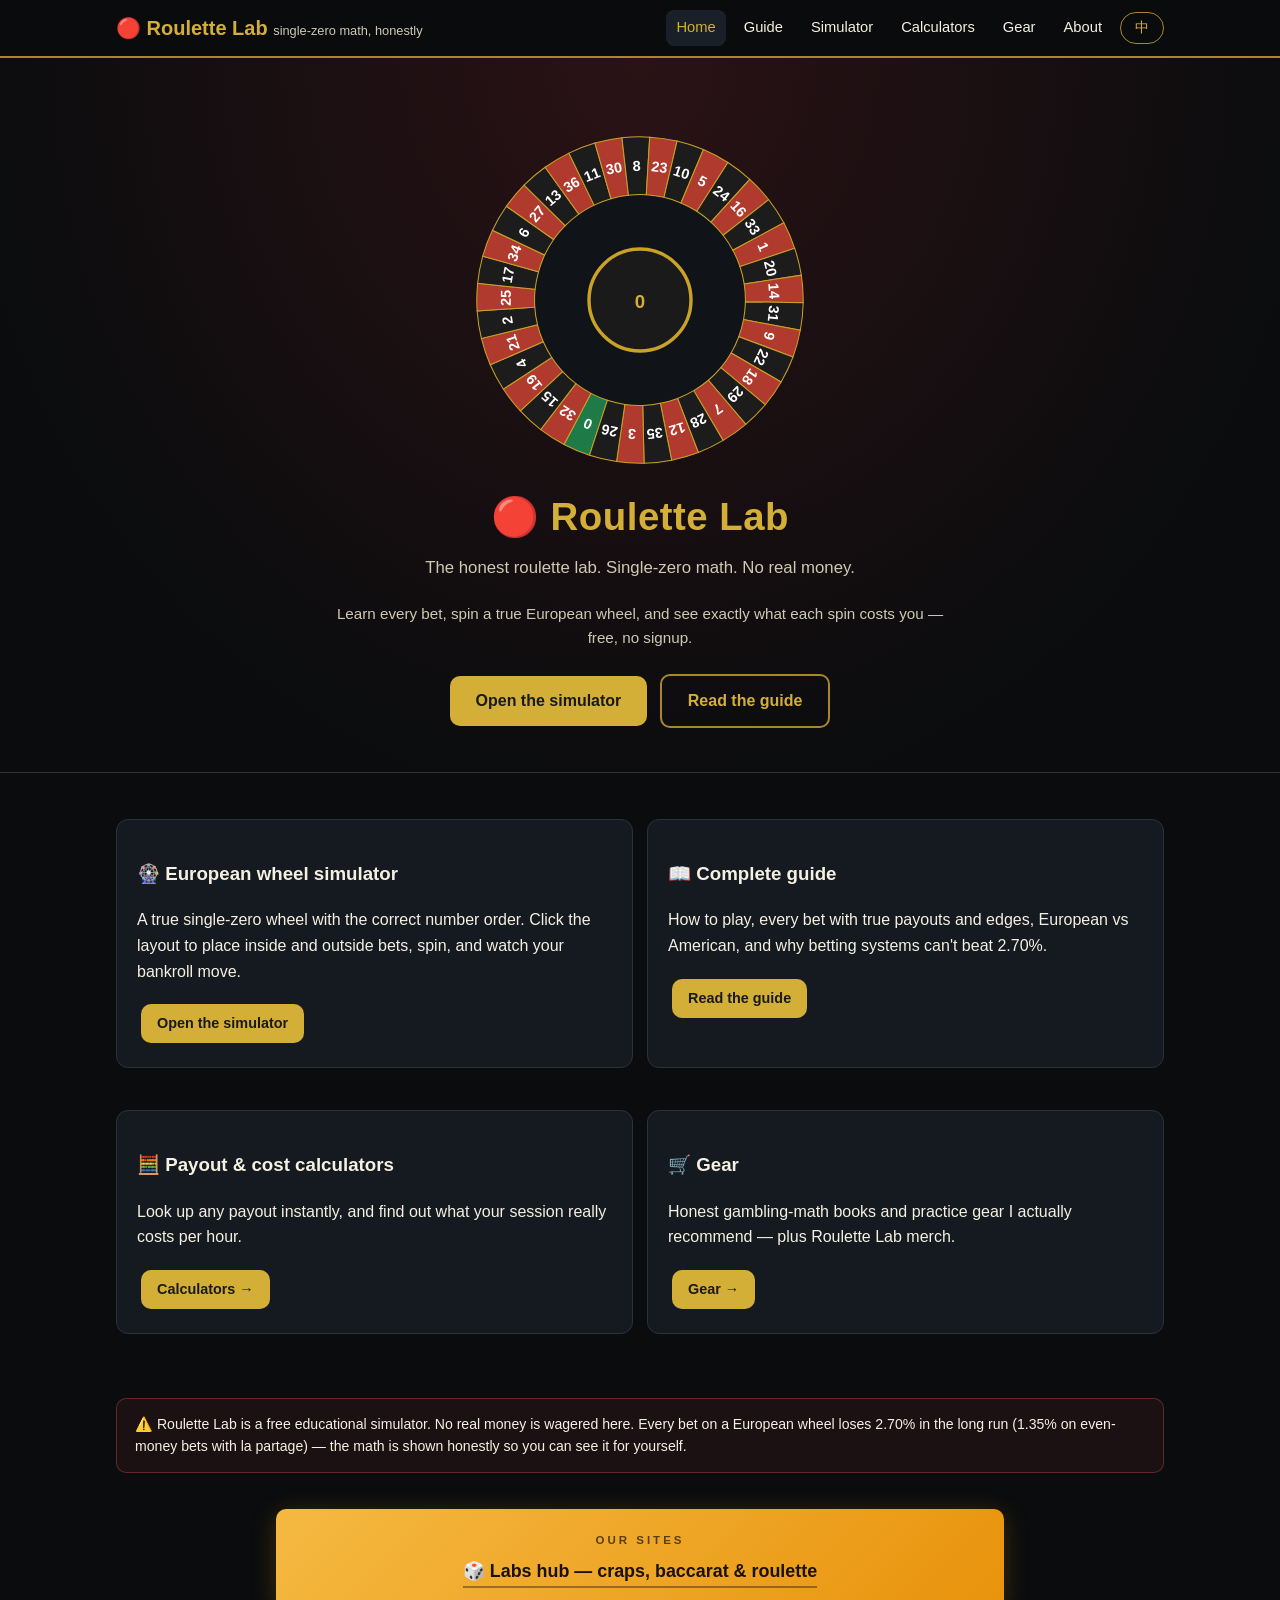
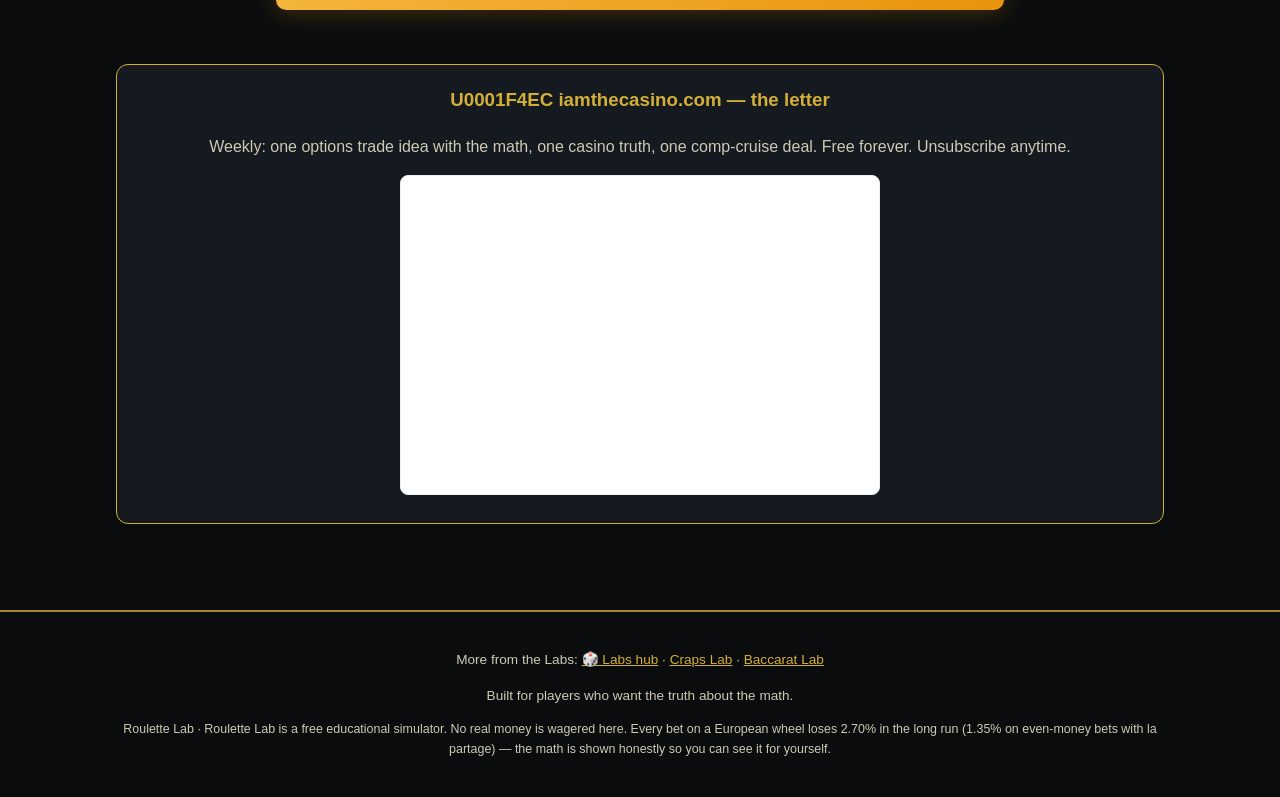
<file: index.html>
<!DOCTYPE html>
<html lang="en">
<head>
<script async src="https://pagead2.googlesyndication.com/pagead/js/adsbygoogle.js?client=ca-pub-2871648321226549" crossorigin="anonymous"></script>

<script async src="https://www.googletagmanager.com/gtag/js?id=G-06B9LNEBJJ"></script>
<script>
  window.dataLayer = window.dataLayer || [];
  function gtag(){dataLayer.push(arguments);}
  gtag('js', new Date());
  gtag('config', 'G-06B9LNEBJJ');
</script>

<meta charset="utf-8">
<meta name="viewport" content="width=device-width, initial-scale=1">
<title>Roulette Lab — The Honest European Roulette Guide & Simulator</title>
<meta name="description" content="Free European roulette simulator with true single-zero math, complete betting guide, payout calculators. No real money.">
<link rel="stylesheet" href="styles.css">
<script src="i18n.js"></script>
<!-- AdSense: paste verification/auto-ads script here -->
</head>
<body>
<script>document.write(navHTML('index.html'));</script>

<div class="hero">
  <div class="wrap">
    <div class="wheel-wrap"><svg class="wheel" id="heroWheel" viewBox="0 0 200 200"></svg></div>
    <h1>🔴 Roulette Lab</h1>
    <p class="sub" data-i18n="hero_tag"></p>
    <p class="sub" data-i18n="hero_sub" style="font-size:.95rem"></p>
    <a class="btn" href="simulator.html" data-i18n="cta_sim"></a>
    <a class="btn ghost" href="guide.html" data-i18n="cta_guide"></a>
  </div>
</div>

<div class="wrap">
  <section class="block">
    <div class="grid cols2">
      <div class="card">
        <h3>🎡 <span data-i18n="feat_sim_t"></span></h3>
        <p data-i18n="feat_sim_d"></p>
        <a class="btn small" href="simulator.html" data-i18n="cta_sim"></a>
      </div>
      <div class="card">
        <h3>📖 <span data-i18n="feat_guide_t"></span></h3>
        <p data-i18n="feat_guide_d"></p>
        <a class="btn small" href="guide.html" data-i18n="cta_guide"></a>
      </div>
      <div class="card">
        <h3>🧮 <span data-i18n="feat_calc_t"></span></h3>
        <p data-i18n="feat_calc_d"></p>
        <a class="btn small" href="calculators.html">Calculators →</a>
      </div>
      <div class="card">
        <h3>🛒 <span data-i18n="feat_gear_t"></span></h3>
        <p data-i18n="feat_gear_d"></p>
        <a class="btn small" href="gear.html">Gear →</a>
      </div>
    </div>
  </section>

  <script>document.write(disclosure());</script>
  </div>

<script>document.write(adSlot());</script>
<script>document.write(footerHTML());</script>
<script src="roulette-wheel.js"></script>
<script>
drawWheel(document.getElementById('heroWheel'), -1);
let ha=0; setInterval(()=>{ ha=(ha+9)%360; drawWheel(document.getElementById('heroWheel'), ha); }, 120);
</script>
</body>
</html>
</file>
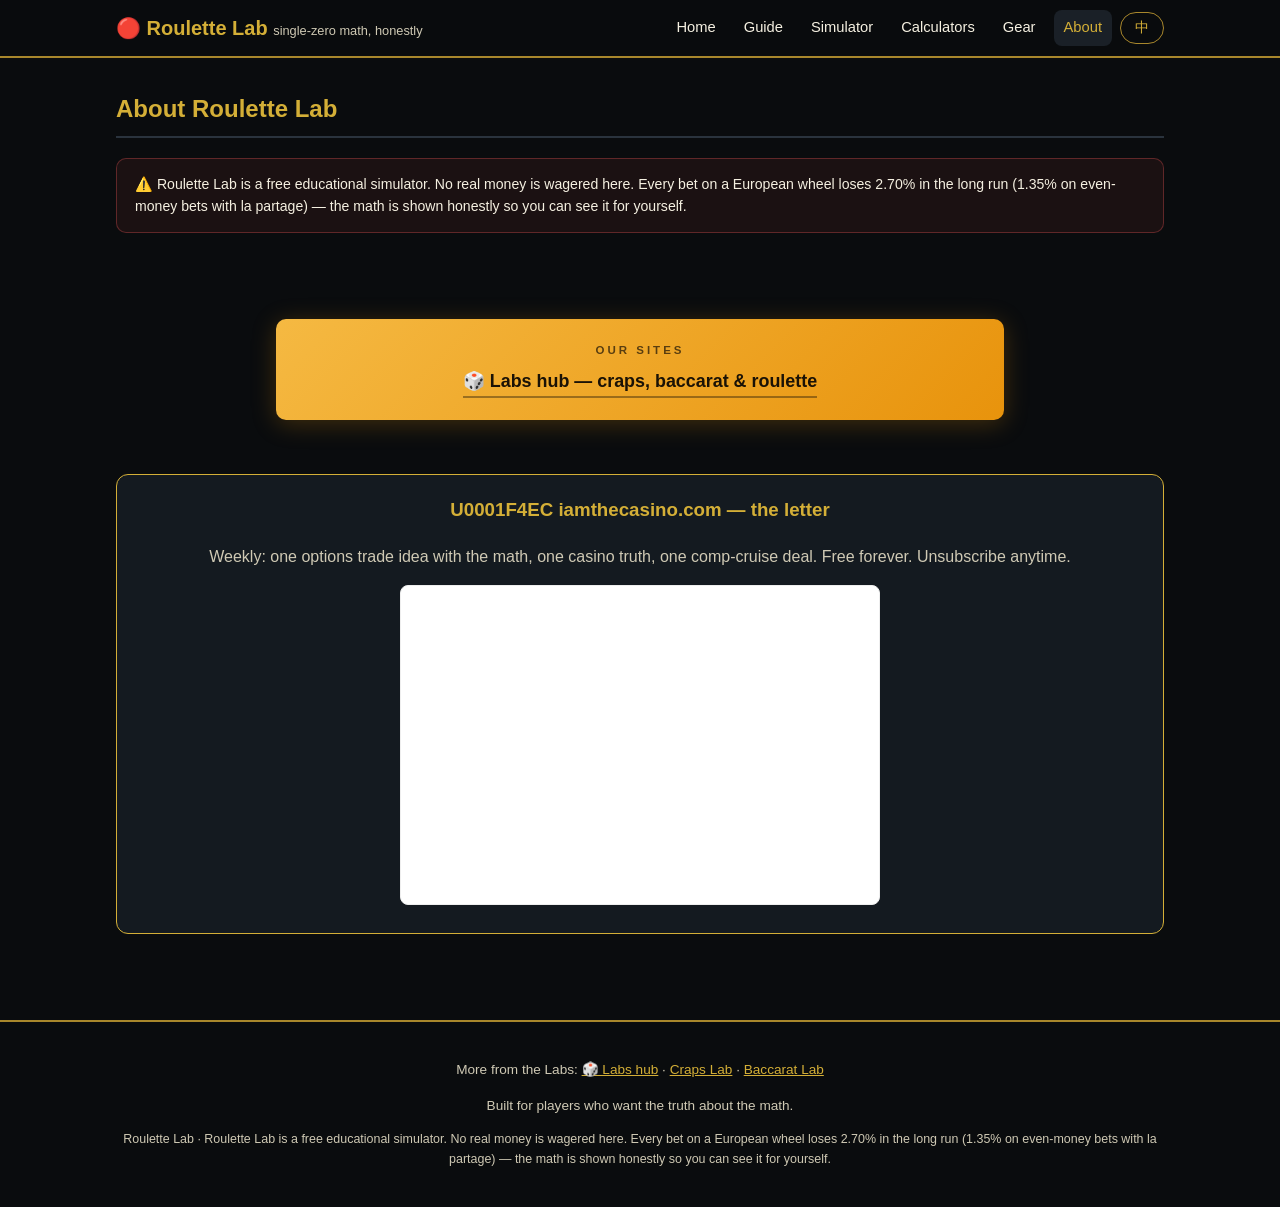
<file: about.html>
<!DOCTYPE html>
<html lang="en">
<head>
<script async src="https://pagead2.googlesyndication.com/pagead/js/adsbygoogle.js?client=ca-pub-2871648321226549" crossorigin="anonymous"></script>

<script async src="https://www.googletagmanager.com/gtag/js?id=G-06B9LNEBJJ"></script>
<script>
  window.dataLayer = window.dataLayer || [];
  function gtag(){dataLayer.push(arguments);}
  gtag('js', new Date());
  gtag('config', 'G-06B9LNEBJJ');
</script>

<meta charset="utf-8">
<meta name="viewport" content="width=device-width, initial-scale=1">
<title>About — Roulette Lab</title>
<link rel="stylesheet" href="styles.css">
<script src="i18n.js"></script>
</head>
<body>
<script>document.write(navHTML('about.html'));</script>
<div class="wrap">
  <section class="block">
    <h2 class="sec">About Roulette Lab</h2>
    <div id="aboutBody"></div>
    <script>document.write(disclosure());</script>
  </section>
</div>
<script>document.write(adSlot());</script>
<script>document.write(footerHTML());</script>
<script>
const ABOUT = {
en:`<div class="card"><p class="big">I play roulette the way a mechanic looks at an engine: I want to see every part and know exactly what it costs. This site is the teardown.</p>
<p>Roulette is the most honestly priced game in the casino. The edge is 2.70% on a European wheel — printed, published, and identical on every bet. No fine print, no "but the bonus bet…". One number, whole game. I respect that, and I built the simulator I wanted: a true single-zero wheel with the real number order, so what you practice here matches what you see in a real casino.</p>
<p><b>What this site is:</b> a free educational simulator. Real wheel math (37 pockets, correct sequence), every bet with verified payouts, la partage explained properly, and calculators that price your actual game per hour.</p>
<p><b>What this site is not:</b> a way to beat roulette. There isn't one. Martingale doesn't do it, Fibonacci doesn't do it, and the dealer isn't "due" for anything. If anyone tells you otherwise, they're selling something.</p>
<p>My one strong opinion: never play American roulette when a European wheel exists in the building. Same game, double the price. That's not strategy, that's shopping — and now you know.</p></div>`,
zh:`<div class="card"><p class="big">我看輪盤就像技師看引擎：想看清每個零件，知道每個值多少錢。這個網站就是拆解報告。</p>
<p>輪盤是賭場裡定價最誠實的遊戲。歐式輪盤優勢 2.70%——公開、印出來、每種注都一樣。沒有小字、沒有「但是紅利注…」。一個數字，整個遊戲。我尊重這點，也做了我想要的模擬器：真正的單零輪盤、真實數字順序，你在這裡練的跟真實賭場看到的一樣。</p>
<p><b>本站是：</b>免費教育模擬器。真實輪盤數學（37 格、正確順序）、每種注的驗證賠付、好好講清楚的 la partage，以及算出你實際每小時花費的計算機。</p>
<p><b>本站不是：</b>戰勝輪盤的方法。這東西不存在。Martingale 不行、費波納契不行、荷官也不「該」開什麼。跟你說可以的，都是在賣東西。</p>
<p>我唯一強烈的意見：同一棟樓有歐式輪盤，就永遠別碰美式。同樣的遊戲，雙倍價格。這不是策略，是比價——現在你知道了。</p></div>`};
function renderDynamic(){ document.getElementById('aboutBody').innerHTML = ABOUT[LANG]; }
</script>
</body>
</html>
</file>
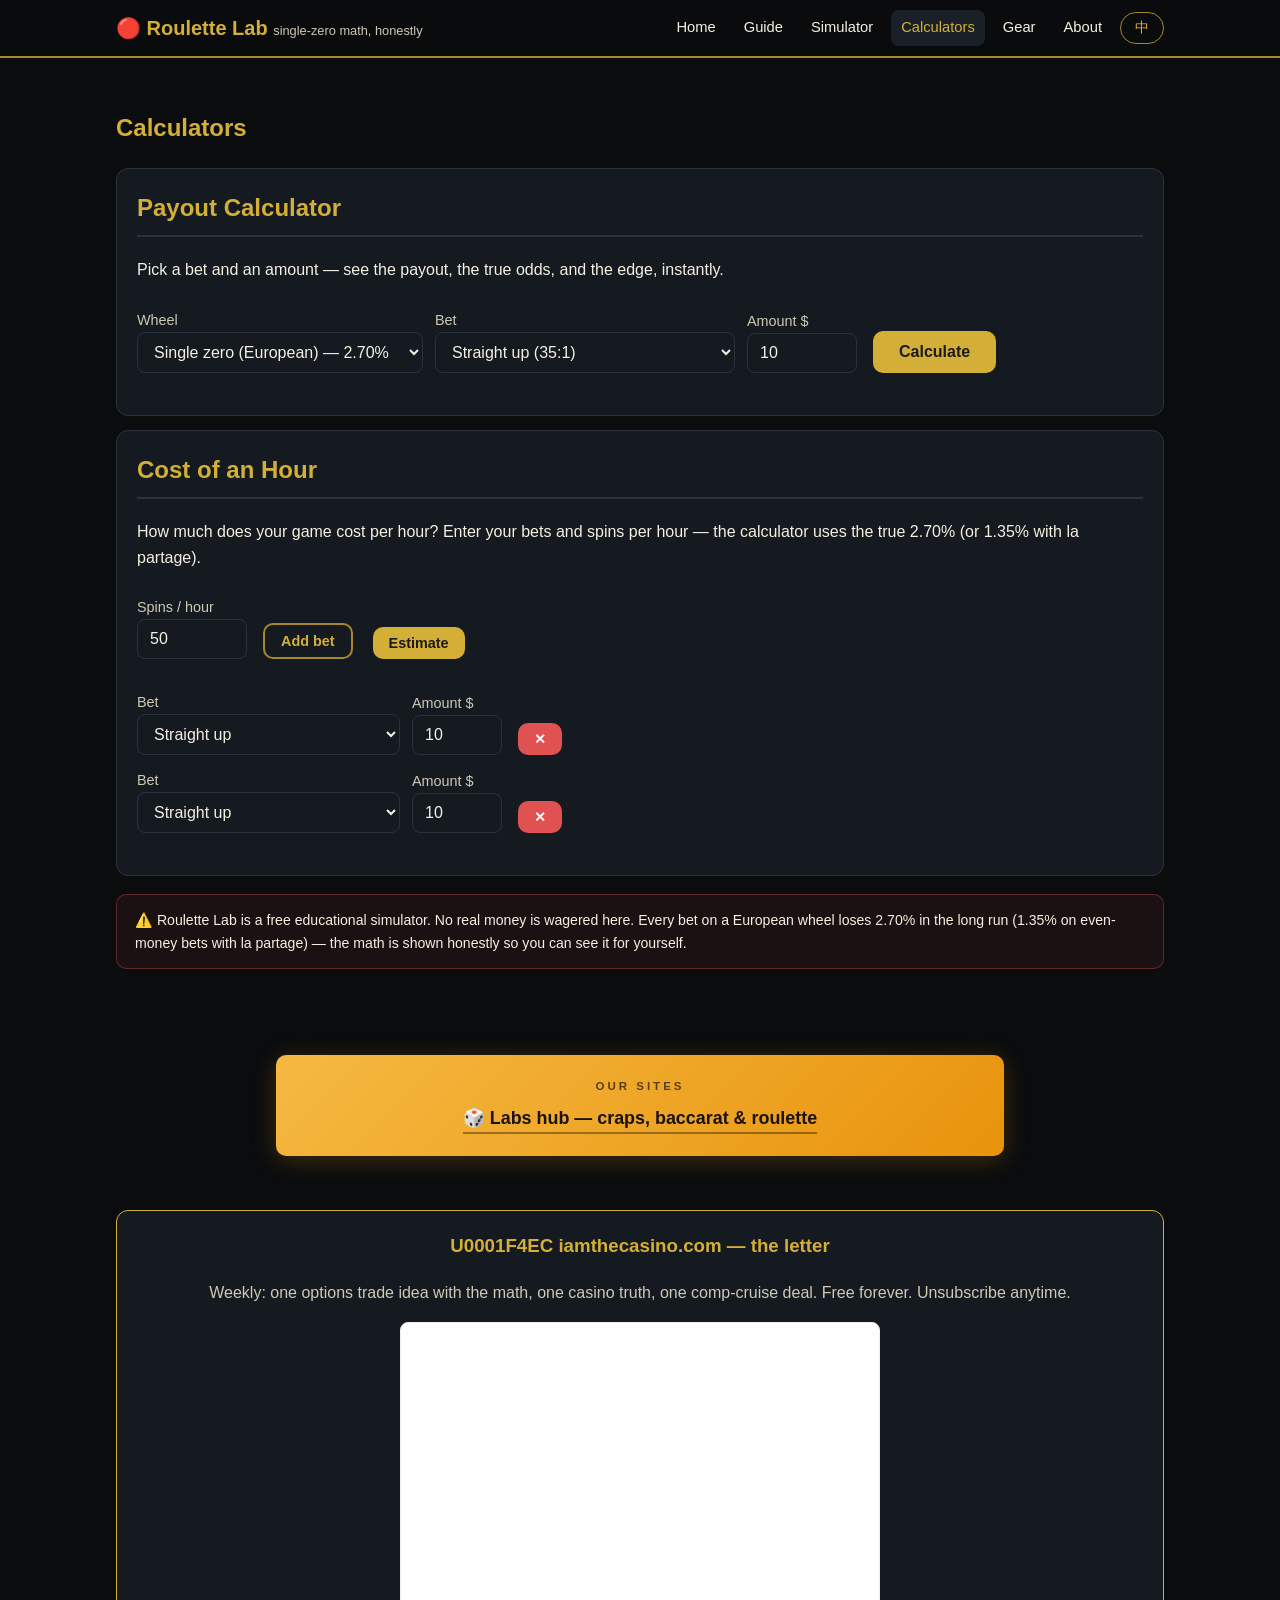
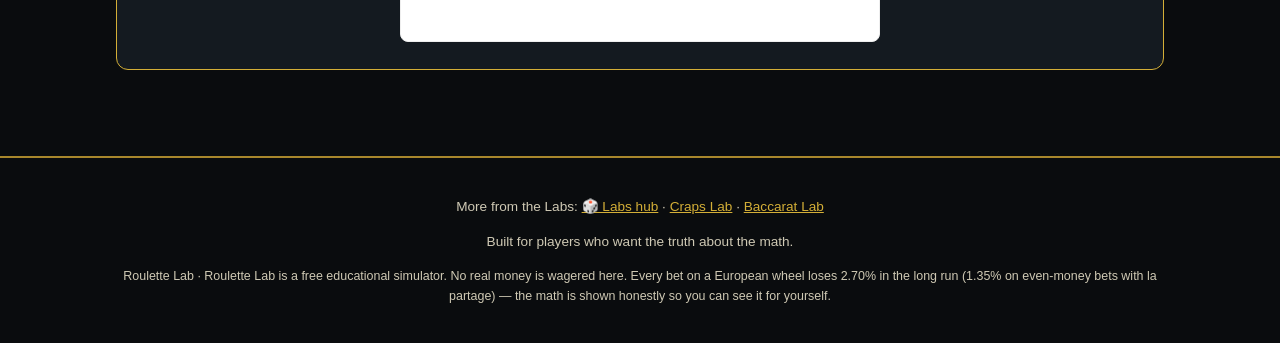
<file: calculators.html>
<!DOCTYPE html>
<html lang="en">
<head>
<script async src="https://pagead2.googlesyndication.com/pagead/js/adsbygoogle.js?client=ca-pub-2871648321226549" crossorigin="anonymous"></script>

<script async src="https://www.googletagmanager.com/gtag/js?id=G-06B9LNEBJJ"></script>
<script>
  window.dataLayer = window.dataLayer || [];
  function gtag(){dataLayer.push(arguments);}
  gtag('js', new Date());
  gtag('config', 'G-06B9LNEBJJ');
</script>

<meta charset="utf-8">
<meta name="viewport" content="width=device-width, initial-scale=1">
<title>Roulette Lab — Calculators</title>
<meta name="description" content="Roulette payout calculator and cost-of-an-hour estimator. Verified European wheel math, bilingual.">
<link rel="stylesheet" href="styles.css">
<script src="i18n.js"></script>
<script>
Object.assign(I18N.en,{
  calc_title:"Calculators",
  pay_h:"Payout Calculator",
  pay_d:"Pick a bet and an amount — see the payout, the true odds, and the edge, instantly.",
  bet:"Bet", amount:"Amount $", calc:"Calculate",
  pays:"Pays", true_odds:"True odds", edge:"House edge",
  prob_win:"Win probability",
  hour_h:"Cost of an Hour",
  hour_d:"How much does your game cost per hour? Enter your bets and spins per hour — the calculator uses the true 2.70% (or 1.35% with la partage).",
  spins_hr:"Spins / hour", add_bet:"Add bet", hour_run:"Estimate",
  bet_type:"Bet", per_hour:"Spins / hour",
  hour_cost:"Expected hourly cost",
  hour_note:"Single zero: 2.70% on all bets, 1.35% on even-money bets with la partage. Double zero: 5.26%. Triple zero: 7.69%. ~50 spins/hour at a full table.",
  lapartage_short:"la partage",
  wheel:"Wheel",
  single_zero:"Single zero (European) — 2.70%",
  double_zero:"Double zero (American) — 5.26%",
  triple_zero:"Triple zero — 7.69% ⚠️",
});
Object.assign(I18N.zh,{
  calc_title:"計算機",
  pay_h:"賠付計算機",
  pay_d:"選注種和金額——即時看到賠付、真實賠率與優勢。",
  bet:"注種", amount:"金額 $", calc:"計算",
  pays:"賠付", true_odds:"真實賠率", edge:"莊家優勢",
  prob_win:"中獎機率",
  hour_h:"每小時代價",
  hour_d:"你的玩法每小時花多少？輸入注碼與每小時轉數——計算機用真實的 2.70%（la partage 下 1.35%）。",
  spins_hr:"每小時轉數", add_bet:"新增注碼", hour_run:"估算",
  bet_type:"注種", per_hour:"每小時轉數",
  hour_cost:"預期每小時花費",
  hour_note:"單零：所有注 2.70%，la partage 均等注 1.35%。雙零：5.26%。三零：7.69%。滿桌約每小時 50 轉。",
  lapartage_short:"la partage",
  wheel:"輪盤",
  single_zero:"單零（歐式）——2.70%",
  double_zero:"雙零（美式）——5.26%",
  triple_zero:"三零——7.69% ⚠️",
});
const BETS = {
  straight:{pay:35, nums:1, en:"Straight up", zh:"單號"},
  split:{pay:17, nums:2, en:"Split", zh:"分注"},
  street:{pay:11, nums:3, en:"Street", zh:"街注"},
  corner:{pay:8, nums:4, en:"Corner", zh:"角注"},
  sixline:{pay:5, nums:6, en:"Six line", zh:"六線注"},
  dozen:{pay:2, nums:12, en:"Dozen / Column", zh:"打數 / 列注"},
  evenmoney:{pay:1, nums:18, en:"Even-money (red/black…)", zh:"均等注（紅黑…）"},
  evenmoney_lp:{pay:1, nums:18, lp:true, en:"Even-money + la partage", zh:"均等注 + la partage"},
  basket:{pay:6, nums:5, us:true, en:"Basket (0,00,1,2,3) — US only", zh:"籃子注（0,00,1,2,3）——僅美式"},
};
const POCKETS = {eu:37, us:38, z3:39};
const EDGE = {eu:1/37, us:2/38, z3:3/39};
function betName(k){ const b=BETS[k]; return (LANG==='zh'?b.zh:b.en); }
function curVariant(){ return document.getElementById('p_var').value; }
function runPayout(){
  const v=curVariant(), pk=POCKETS[v], edge=EDGE[v];
  const k=document.getElementById('p_bet').value, amt=+document.getElementById('p_amt').value||10;
  const b=BETS[k];
  const e = (b.lp && v==='eu') ? 0.0135 : edge;
  const prob = b.nums/pk;
  const lpNote = (b.lp && v!=='eu') ? `<div class="callout">${LANG==='zh'?'注意：la partage 只在單零輪盤有效，此處按標準優勢計算。':'Note: la partage only applies on single-zero; standard edge used here.'}</div>` : '';
  document.getElementById('p_out').innerHTML=`
    <div class="stat-grid">
      <div class="stat"><div class="v">$${(amt*b.pay).toFixed(0)}</div><div class="l">${t('pays')} (${b.pay}:1)</div></div>
      <div class="stat"><div class="v">${(prob*100).toFixed(2)}%</div><div class="l">${t('prob_win')}</div></div>
      <div class="stat"><div class="v neg">${(e*100).toFixed(2)}%</div><div class="l">${t('edge')}</div></div>
      <div class="stat"><div class="v neg">$${(amt*e).toFixed(2)}</div><div class="l">${t('hour_cost')} / spin</div></div>
    </div>
    <div class="callout">${LANG==='zh'
      ? `$${amt} 押${betName(k)}（${pk} 格輪盤）：中了拿 $${(amt*b.pay).toFixed(0)} 利潤（本金退回），機率 ${(prob*100).toFixed(2)}%，每轉平均成本 $${(amt*e).toFixed(2)}。`
      : `$${amt} on ${betName(k)} (${pk}-pocket wheel): win $${(amt*b.pay).toFixed(0)} profit (stake back), ${(prob*100).toFixed(2)}% chance, average cost $${(amt*e).toFixed(2)} per spin.`}</div>${lpNote}`;
}
let hourRows=0;
function addHourRow(){
  hourRows++;
  const div=document.createElement('div');
  div.className='rowflex'; div.id='hr'+hourRows;
  div.innerHTML=`
    <label class="f">${t('bet_type')}<br><select id="ht${hourRows}">
      ${Object.keys(BETS).map(k=>`<option value="${k}">${betName(k)}</option>`).join('')}
    </select></label>
    <label class="f">${t('amount')}<br><input type="number" id="ha${hourRows}" value="10" style="width:90px"></label>
    <button class="btn small danger" onclick="document.getElementById('hr${hourRows}').remove()">✕</button>`;
  document.getElementById('hour_rows').appendChild(div);
}
function runHour(){
  const v=curVariant(), spins=+document.getElementById('h_spins').value||50;
  let total=0, detail='';
  for(const row of document.getElementById('hour_rows').children){
    const sel=row.querySelector('select'), amt=row.querySelector('input[type=number]');
    if(!sel||!amt) continue;
    const b=BETS[sel.value], a=+amt.value||0;
    const edge=(b.lp&&v==='eu')?0.0135:EDGE[v];
    const cost=a*edge*spins;
    total+=cost;
    detail+=`<div class="kv"><span>${betName(sel.value)} $${a}</span><b class="neg">-$${cost.toFixed(2)}/hr</b></div>`;
  }
  document.getElementById('h_out').innerHTML=`
    <div class="stat"><div class="v neg">$${total.toFixed(2)}</div><div class="l">${t('hour_cost')}</div></div>
    <div class="mt">${detail}</div>
    <p class="muted">${t('hour_note')}</p>`;
}
function onLangChange(){
  const s=document.getElementById('p_bet');
  if(s) s.innerHTML=Object.keys(BETS).map(k=>`<option value="${k}">${betName(k)} (${BETS[k].pay}:1)</option>`).join('');
}
</script>
</head>
<body>
<script>document.write(navHTML('calculators.html'));</script>
<div class="wrap"><section class="block">
<h1 style="color:var(--gold)" data-i18n="calc_title">Calculators</h1>
<div class="card">
  <h2 class="sec" data-i18n="pay_h">Payout Calculator</h2>
  <p data-i18n="pay_d"></p>
  <div class="rowflex">
    <label class="f"><span data-i18n="wheel">Wheel</span><br><select id="p_var">
      <option value="eu" data-i18n="single_zero">Single zero (European) — 2.70%</option>
      <option value="us" data-i18n="double_zero">Double zero (American) — 5.26%</option>
      <option value="z3" data-i18n="triple_zero">Triple zero — 7.69% ⚠️</option>
    </select></label>
    <label class="f"><span data-i18n="bet">Bet</span><br><select id="p_bet"></select></label>
    <label class="f"><span data-i18n="amount">Amount $</span><br><input type="number" id="p_amt" value="10" style="width:110px"></label>
    <button class="btn" onclick="runPayout()" data-i18n="calc">Calculate</button>
  </div>
  <div id="p_out" class="mt"></div>
</div>
<div class="card">
  <h2 class="sec" data-i18n="hour_h">Cost of an Hour</h2>
  <p data-i18n="hour_d"></p>
  <div class="rowflex"><label class="f"><span data-i18n="spins_hr">Spins / hour</span><br><input type="number" id="h_spins" value="50" style="width:110px"></label>
  <button class="btn small ghost" onclick="addHourRow()" data-i18n="add_bet">Add bet</button>
  <button class="btn small" onclick="runHour()" data-i18n="hour_run">Estimate</button></div>
  <div id="hour_rows" class="mt"></div>
  <div id="h_out" class="mt"></div>
</div>
<script>document.write(disclosure());</script>
</section></div>
<script>document.write(adSlot());</script>
<script>document.write(footerHTML());</script>
<script>onLangChange();addHourRow();addHourRow();</script>
</body>
</html>
</file>
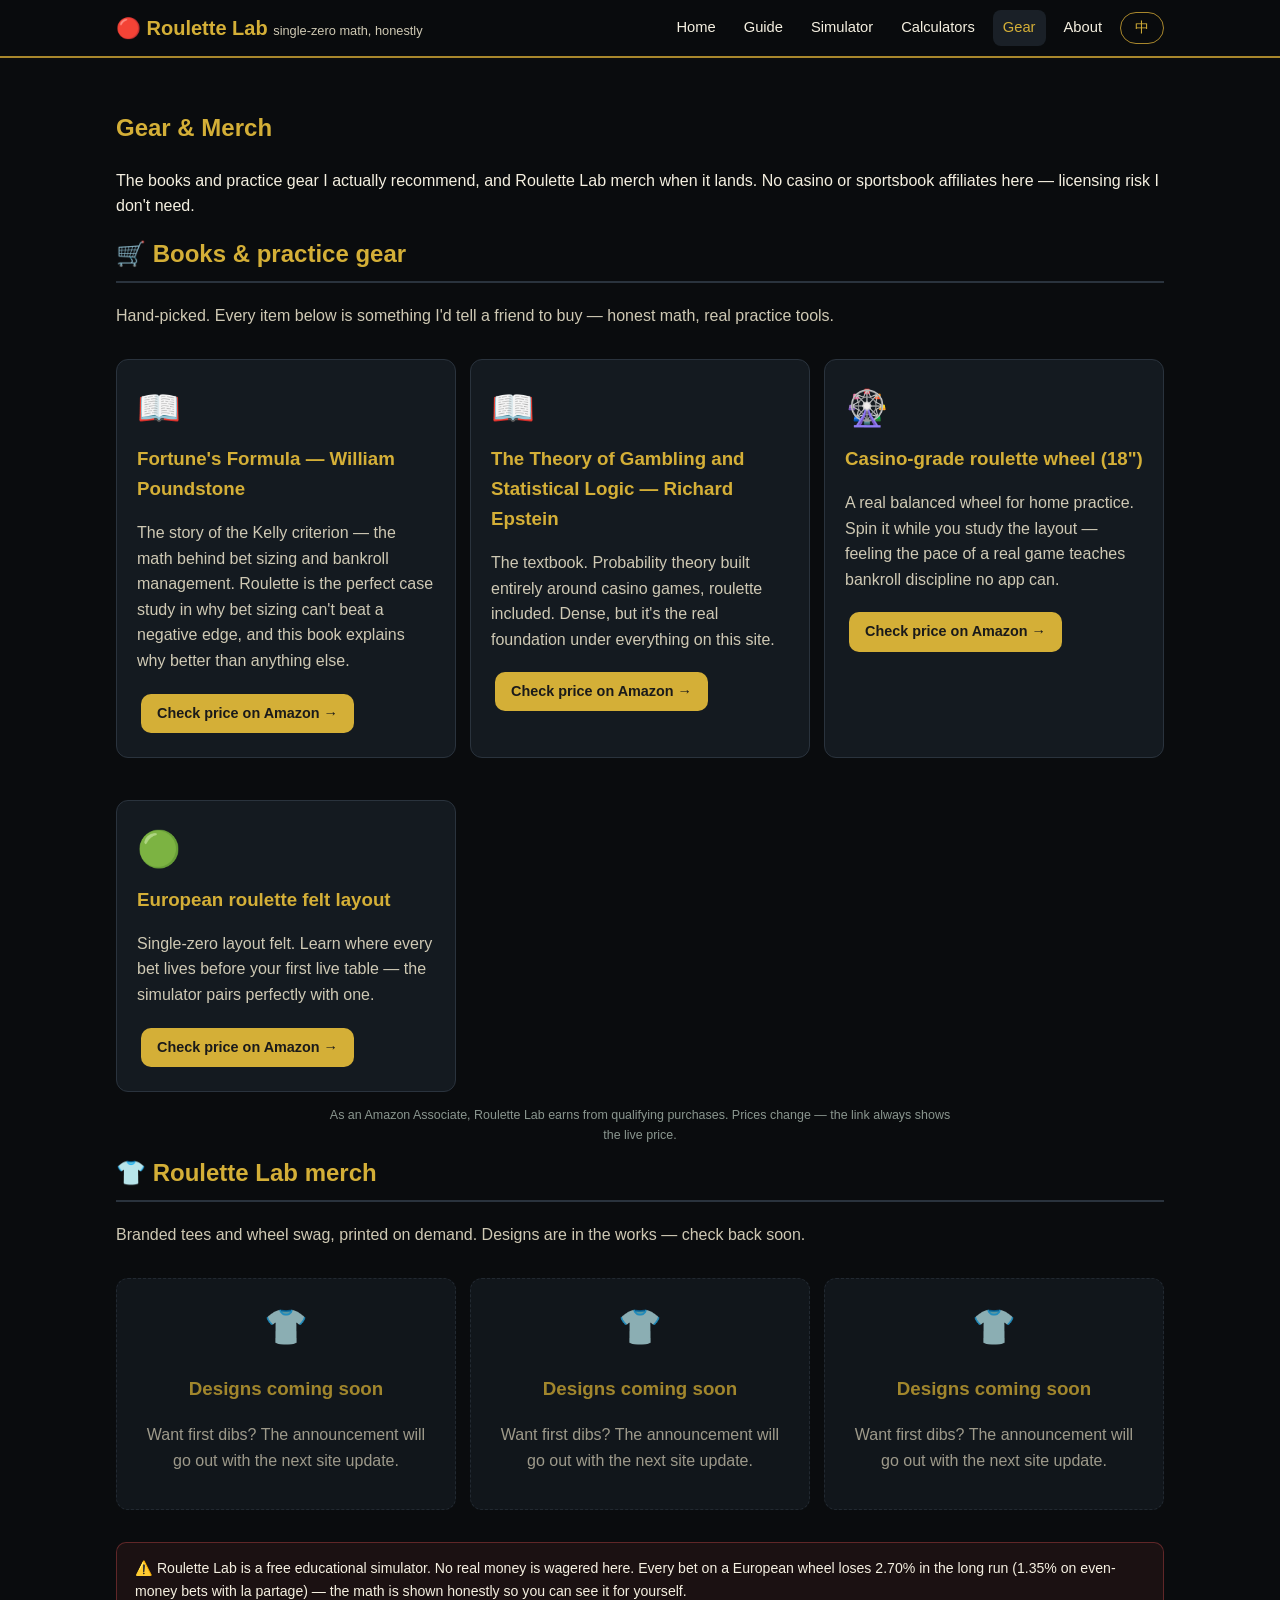
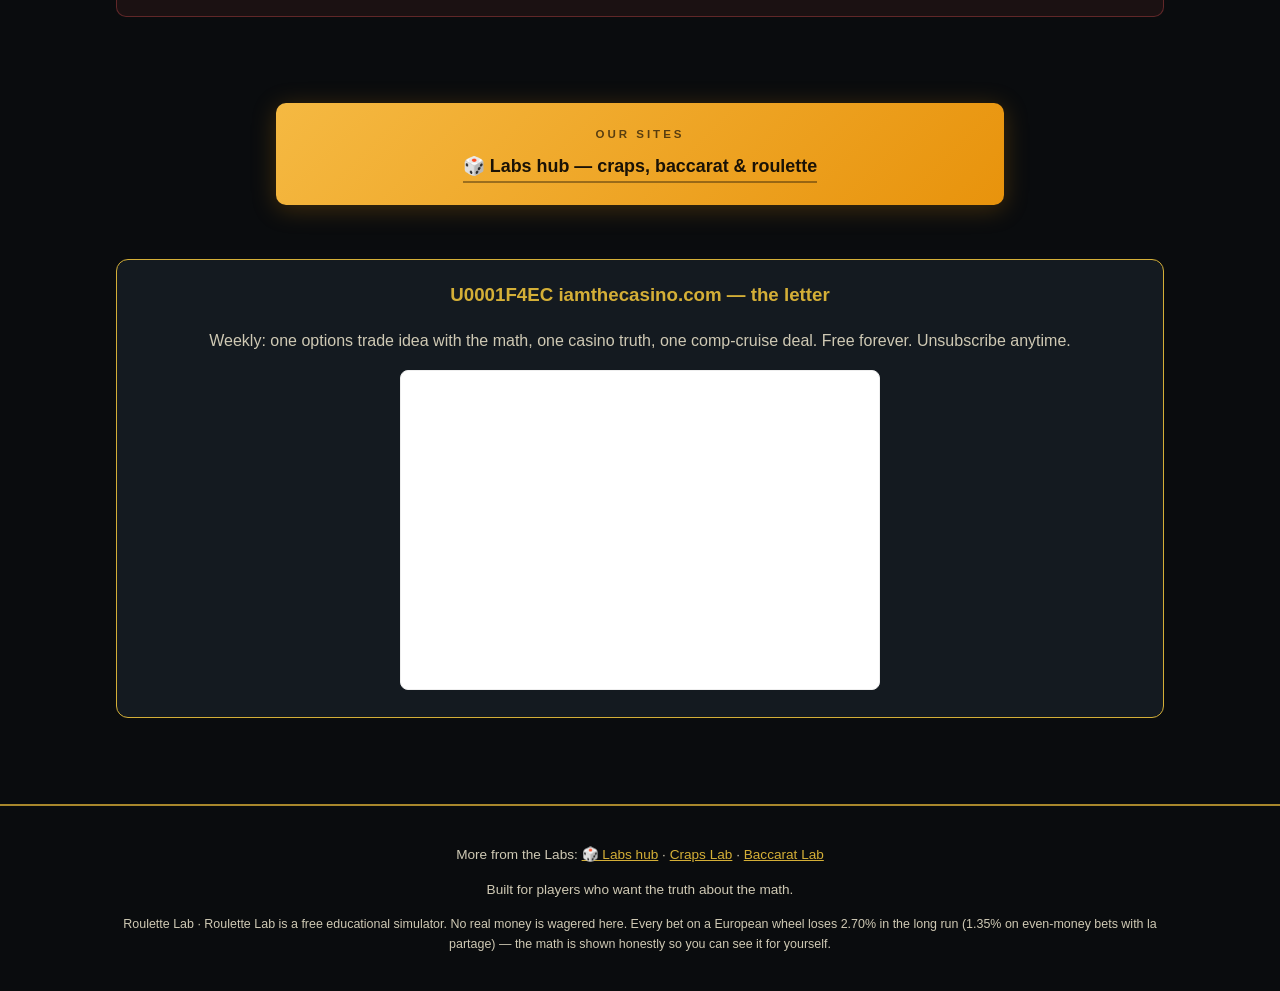
<file: gear.html>
<!DOCTYPE html>
<html lang="en">
<head>
<script async src="https://pagead2.googlesyndication.com/pagead/js/adsbygoogle.js?client=ca-pub-2871648321226549" crossorigin="anonymous"></script>

<script async src="https://www.googletagmanager.com/gtag/js?id=G-06B9LNEBJJ"></script>
<script>
  window.dataLayer = window.dataLayer || [];
  function gtag(){dataLayer.push(arguments);}
  gtag('js', new Date());
  gtag('config', 'G-06B9LNEBJJ');
</script>

<meta charset="utf-8">
<meta name="viewport" content="width=device-width, initial-scale=1">
<title>Roulette Lab — Gear & Merch</title>
<meta name="description" content="Honest gambling-math books and roulette practice gear I actually recommend. Plus Roulette Lab merch (coming soon).">
<link rel="stylesheet" href="styles.css">
<script src="i18n.js"></script>
<script>
/* ---------- Amazon Associates ---------- */
const AMAZON_TAG = "hedwiz00-20";
const amz = q => "https://www.amazon.com/s?k="+encodeURIComponent(q)+"&tag="+AMAZON_TAG;
const GEAR = [
  {icon:"📖", q:"Fortune's Formula William Poundstone",
   name:{en:"Fortune's Formula — William Poundstone", zh:"《Fortune's Formula》— William Poundstone"},
   d:{en:"The story of the Kelly criterion — the math behind bet sizing and bankroll management. Roulette is the perfect case study in why bet sizing can't beat a negative edge, and this book explains why better than anything else.",
      zh:"凱利公式的故事——注碼與資金管理的數學。輪盤是「注碼贏不了負期望值」的完美案例，這本書講得比什麼都透徹。"}},
  {icon:"📖", q:"Theory of Gambling and Statistical Logic Epstein",
   name:{en:"The Theory of Gambling and Statistical Logic — Richard Epstein", zh:"《賭博理論與統計邏輯》— Richard Epstein"},
   d:{en:"The textbook. Probability theory built entirely around casino games, roulette included. Dense, but it's the real foundation under everything on this site.",
      zh:"教科書級。以賭場遊戲（含輪盤）為骨架的機率論。硬，但本站所有內容的真正地基都在這裡。"}},
  {icon:"🎡", q:"roulette wheel 18 inch casino grade",
   name:{en:"Casino-grade roulette wheel (18\")", zh:"賭場級輪盤（18 吋）"},
   d:{en:"A real balanced wheel for home practice. Spin it while you study the layout — feeling the pace of a real game teaches bankroll discipline no app can.",
      zh:"在家練習用的真平衡輪盤。邊學版面邊轉——真實的遊戲節奏教會你的資金紀律，是 app 教不來的。"}},
  {icon:"🟢", q:"european roulette table felt layout single zero",
   name:{en:"European roulette felt layout", zh:"歐式輪盤桌布"},
   d:{en:"Single-zero layout felt. Learn where every bet lives before your first live table — the simulator pairs perfectly with one.",
      zh:"單零版面桌布。上真桌之前先搞懂每個注的位置——配本站模擬器效果加倍。"}},
];
/* ---------- Printify merch (designs come later) ----------
   Fill MERCH_PRODUCTS when designs are ready. Format per item:
   {name:{en:"Roulette Lab Tee", zh:"Roulette Lab T 恤"}, price:"$24.99",
    img:"https://…/design.jpg", url:"https://hedgewiz.printify.me/product/…"} */
const MERCH_PRODUCTS = [];

Object.assign(I18N.en,{
  gear_title:"Gear & Merch",
  gear_intro:"The books and practice gear I actually recommend, and Roulette Lab merch when it lands. No casino or sportsbook affiliates here — licensing risk I don't need.",
  gear_h:"Books & practice gear",
  gear_d:"Hand-picked. Every item below is something I'd tell a friend to buy — honest math, real practice tools.",
  gear_cta:"Check price on Amazon",
  amz_disc:"As an Amazon Associate, Roulette Lab earns from qualifying purchases. Prices change — the link always shows the live price.",
  merch_h:"Roulette Lab merch",
  merch_d:"Branded tees and wheel swag, printed on demand. Designs are in the works — check back soon.",
  merch_soon:"Designs coming soon",
  merch_notify:"Want first dibs? The announcement will go out with the next site update.",
});
Object.assign(I18N.zh,{
  gear_title:"裝備與周邊",
  gear_intro:"我真心推薦的書與練習裝備，以及即將推出的 Roulette Lab 周邊。這裡沒有賭場或博彩公司聯盟行銷——牌照風險我不需要。",
  gear_h:"書籍與練習裝備",
  gear_d:"精挑細選。下面每樣都是我會推薦朋友買的——誠實的數學、真實的練習工具。",
  gear_cta:"去 Amazon 看價格",
  amz_disc:"身為 Amazon 合作夥伴，Roulette Lab 從合格購買中賺取佣金。價格會變動——連結永遠顯示即時價格。",
  merch_h:"Roulette Lab 周邊",
  merch_d:"品牌 T 恤與輪盤小物，按需印製。設計製作中——敬請期待。",
  merch_soon:"設計即將推出",
  merch_notify:"想搶先入手？會在下次網站更新時一併公告。",
});
function pick(o){ return (LANG==='zh'?o.zh:o.en)||o.en; }
function renderGear(){
  document.getElementById('geargrid').innerHTML = GEAR.map(g=>`
    <div class="card"><div style="font-size:2.2rem">${g.icon}</div>
      <h3 style="color:var(--gold);margin:8px 0">${pick(g.name)}</h3>
      <p class="muted">${pick(g.d)}</p>
      <a class="btn small" href="${amz(g.q)}" target="_blank" rel="nofollow sponsored noopener">${t('gear_cta')} →</a>
    </div>`).join('');
  const m = document.getElementById('merchgrid');
  if(!MERCH_PRODUCTS.length){
    m.innerHTML = [1,2,3].map(()=>`
      <div class="card" style="border-style:dashed;text-align:center;opacity:.75">
        <div style="font-size:2.2rem">👕</div>
        <h3 style="color:var(--gold)">${t('merch_soon')}</h3>
        <p class="muted">${t('merch_notify')}</p>
      </div>`).join('');
  } else {
    m.innerHTML = MERCH_PRODUCTS.map(p=>`
      <div class="card"><img src="${p.img}" alt="" style="width:100%;border-radius:8px">
        <h3 style="color:var(--gold);margin:8px 0">${pick(p.name)}</h3>
        <div class="kv"><span>Price</span><b>${p.price}</b></div>
        <a class="btn small" href="${p.url}" target="_blank" rel="noopener">Buy →</a>
      </div>`).join('');
  }
}
function onLangChange(){ renderGear(); }
</script>
</head>
<body>
<script>document.write(navHTML('gear.html'));</script>
<div class="wrap"><section class="block">
<h1 style="color:var(--gold)" data-i18n="gear_title">Gear & Merch</h1>
<p data-i18n="gear_intro"></p>
<h2 class="sec">🛒 <span data-i18n="gear_h">Books & practice gear</span></h2>
<p class="muted" data-i18n="gear_d"></p>
<div class="grid cols3" id="geargrid"></div>
<p class="ad-note" data-i18n="amz_disc"></p>

<h2 class="sec mt">👕 <span data-i18n="merch_h">Roulette Lab merch</span></h2>
<p class="muted" data-i18n="merch_d"></p>
<div class="grid cols3" id="merchgrid"></div>

<script>document.write(disclosure());</script>
</section></div>
<script>document.write(adSlot());</script>
<script>document.write(footerHTML());</script>
<script>renderGear();</script>
</body>
</html>
</file>
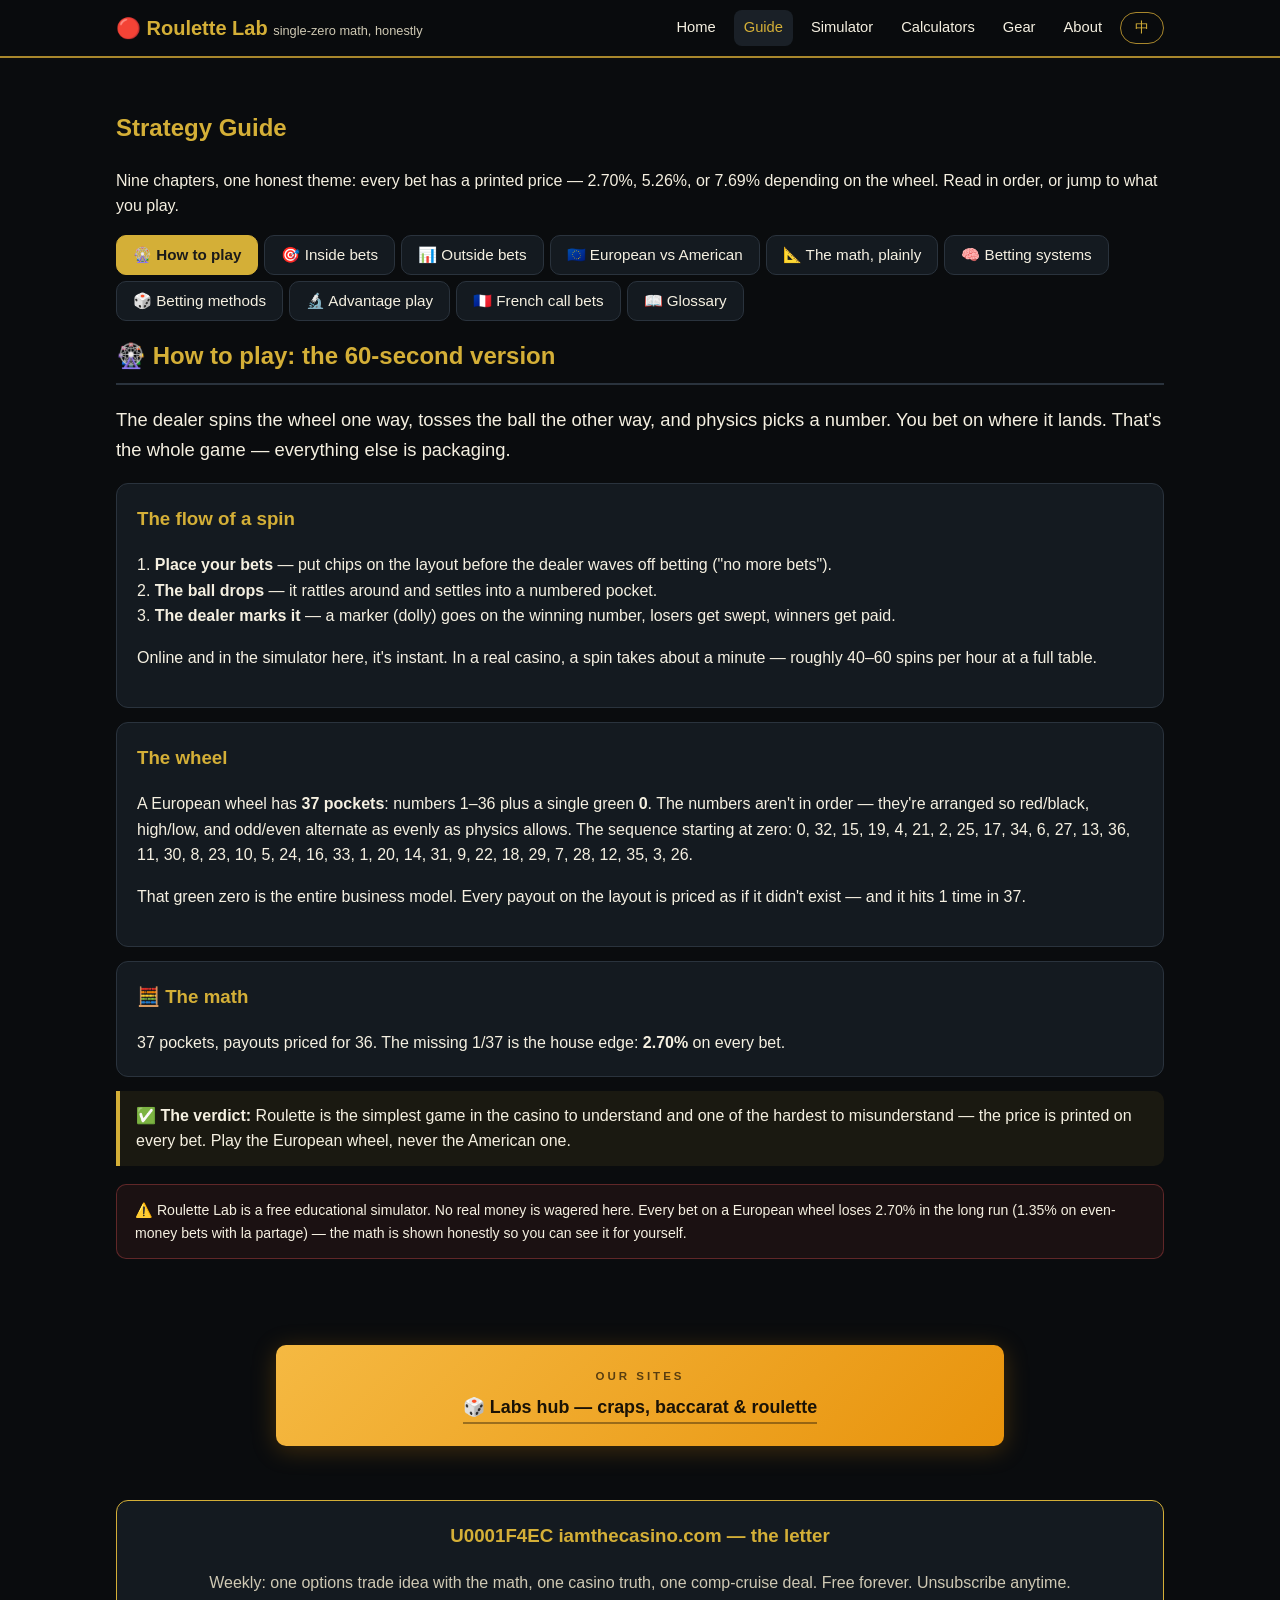
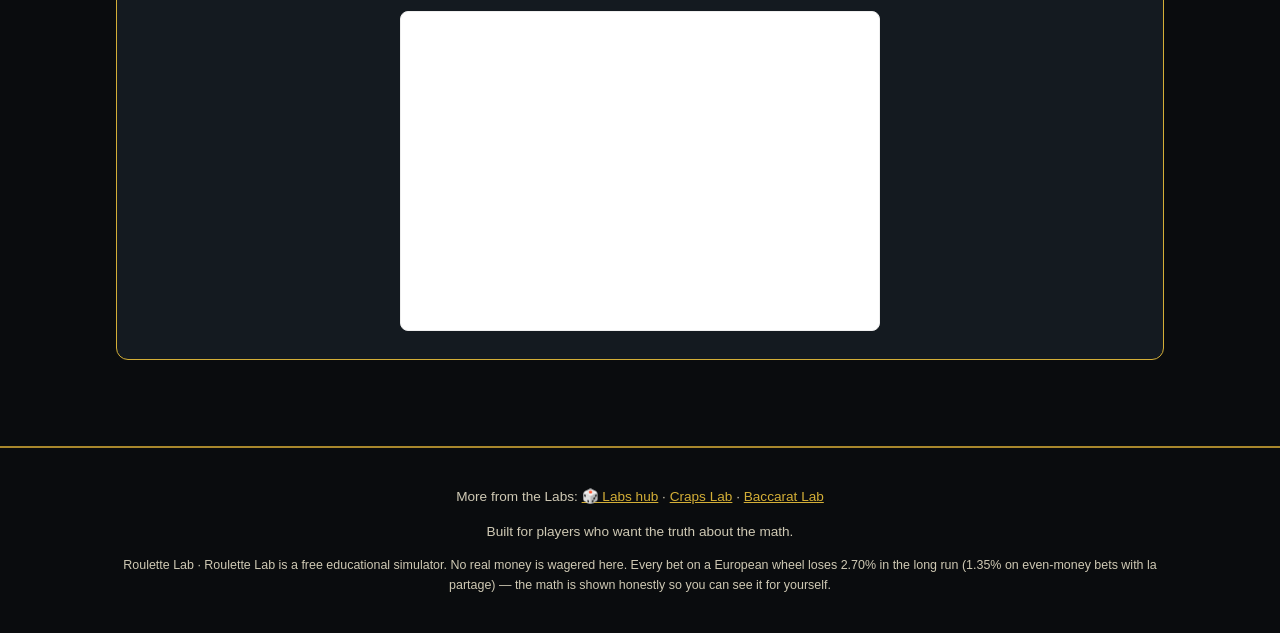
<file: guide.html>
<!DOCTYPE html>
<html lang="en">
<head>
<script async src="https://pagead2.googlesyndication.com/pagead/js/adsbygoogle.js?client=ca-pub-2871648321226549" crossorigin="anonymous"></script>

<script async src="https://www.googletagmanager.com/gtag/js?id=G-06B9LNEBJJ"></script>
<script>
  window.dataLayer = window.dataLayer || [];
  function gtag(){dataLayer.push(arguments);}
  gtag('js', new Date());
  gtag('config', 'G-06B9LNEBJJ');
</script>

<meta charset="utf-8">
<meta name="viewport" content="width=device-width, initial-scale=1">
<title>Roulette Lab — Strategy Guide</title>
<meta name="description" content="Bilingual roulette guide: how to play, every bet with true payouts and edges, European vs American, betting systems honestly reviewed.">
<link rel="stylesheet" href="styles.css">
<script src="i18n.js"></script>
<script src="roulette-content.js"></script>
<script>
Object.assign(I18N.en,{
  guide_title:"Strategy Guide", guide_intro:"Nine chapters, one honest theme: every bet has a printed price — 2.70%, 5.26%, or 7.69% depending on the wheel. Read in order, or jump to what you play.",
  glossary_h:"Glossary", glossary_d:"10 terms, EN + 中.",
  mathbox_h:"The math", verdict_h:"The verdict",
});
Object.assign(I18N.zh,{
  guide_title:"策略指南", guide_intro:"九個章節，一個誠實的主題：每種注都有標價——2.70%、5.26% 或 7.69%，看你玩哪種輪盤。按順序讀，或直接跳到你玩的部分。",
  glossary_h:"術語表", glossary_d:"10 個術語，中英對照。",
  mathbox_h:"數學", verdict_h:"結論",
});
let guideTab = 'basics';
function pickLang(o){ return (LANG==='zh'?o.zh:o.en) || o.en; }
function renderGuide(){
  const tabs = document.getElementById('gtabs');
  const pane = document.getElementById('gpane');
  tabs.innerHTML = GUIDES.map(g=>
    `<button class="tab${g.id===guideTab?' active':''}" onclick="guideTab='${g.id}';renderGuide()">${g.icon} ${pickLang(g.title).split('：')[0].split(':')[0]}</button>`
  ).join('') + `<button class="tab${guideTab==='glossary'?' active':''}" onclick="guideTab='glossary';renderGuide()">📖 ${t('glossary_h')}</button>`;
  if(guideTab==='glossary'){
    pane.innerHTML = `<p class="muted">${t('glossary_d')}</p>
      <table class="data"><tr><th>EN</th><th>中</th><th></th></tr>
      ${GLOSSARY.map(g=>`<tr><td><b>${g.en}</b></td><td><b>${g.zh}</b></td><td>${pickLang(g.def)}</td></tr>`).join('')}
      </table>`;
    return;
  }
  const g = GUIDES.find(x=>x.id===guideTab);
  pane.innerHTML = `
    <h2 class="sec">${g.icon} ${pickLang(g.title)}</h2>
    <p class="big">${pickLang(g.intro)}</p>
    ${g.sections.map(s=>`<div class="card"><h3 style="color:var(--gold);margin-top:0">${pickLang(s.h)}</h3>${pickLang(s.body)}</div>`).join('')}
    <div class="card"><h3 style="color:var(--gold);margin-top:0">🧮 ${t('mathbox_h')}</h3>${pickLang(g.mathBox)}</div>
    <div class="callout"><b>✅ ${t('verdict_h')}:</b> ${pickLang(g.verdict)}</div>`;
  window.scrollTo({top:0,behavior:'smooth'});
}
function onLangChange(){ renderGuide(); }
</script>
</head>
<body>
<script>document.write(navHTML('guide.html'));</script>
<div class="wrap">
  <section class="block">
    <h1 style="color:var(--gold)" data-i18n="guide_title">Strategy Guide</h1>
    <p data-i18n="guide_intro"></p>
    <div class="tabs" id="gtabs"></div>
    <div id="gpane"></div>
    <script>document.write(disclosure());</script>
  </section>
</div>
<script>document.write(adSlot());</script>
<script>document.write(footerHTML());</script>
<script>renderGuide();</script>
</body>
</html>
</file>
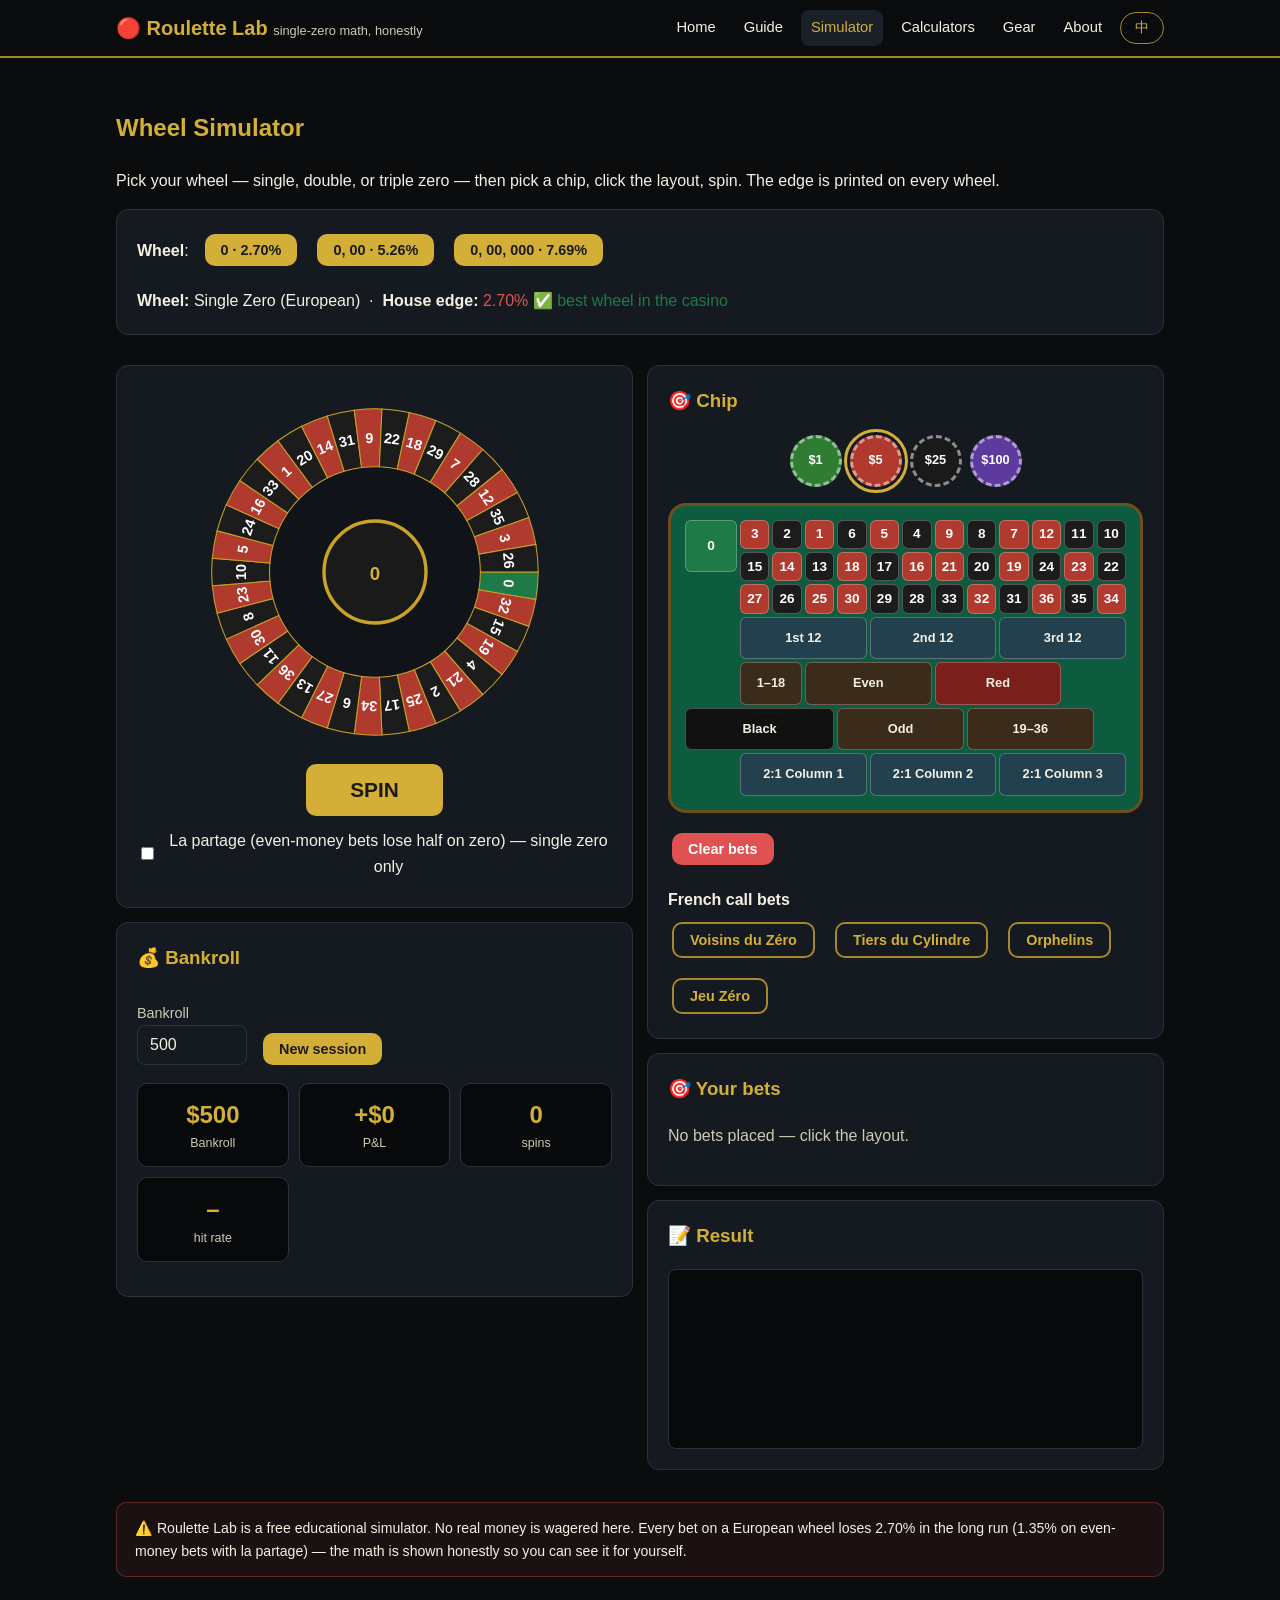
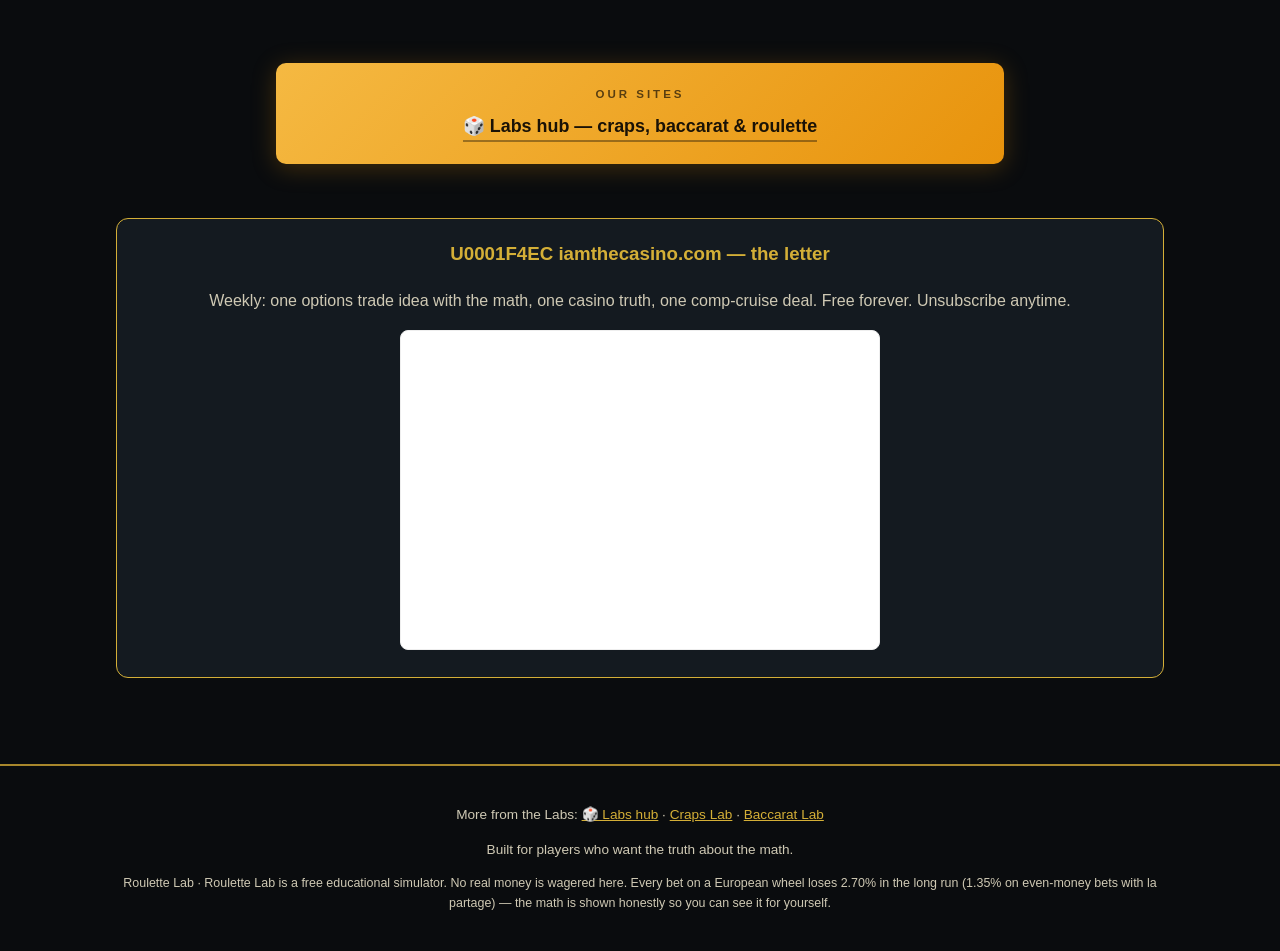
<file: simulator.html>
<!DOCTYPE html>
<html lang="en">
<head>
<script async src="https://pagead2.googlesyndication.com/pagead/js/adsbygoogle.js?client=ca-pub-2871648321226549" crossorigin="anonymous"></script>

<script async src="https://www.googletagmanager.com/gtag/js?id=G-06B9LNEBJJ"></script>
<script>
  window.dataLayer = window.dataLayer || [];
  function gtag(){dataLayer.push(arguments);}
  gtag('js', new Date());
  gtag('config', 'G-06B9LNEBJJ');
</script>

<meta charset="utf-8">
<meta name="viewport" content="width=device-width, initial-scale=1">
<title>Roulette Lab — Wheel Simulator (Single, Double & Triple Zero)</title>
<meta name="description" content="Interactive roulette simulator: single-zero, double-zero and triple-zero wheels with correct layouts, la partage option. Free, bilingual.">
<link rel="stylesheet" href="styles.css">
<script src="i18n.js"></script>
<script src="roulette-wheel.js"></script>
<script>
Object.assign(I18N.en,{
  sim_title:"Wheel Simulator", sim_intro:"Pick your wheel — single, double, or triple zero — then pick a chip, click the layout, spin. The edge is printed on every wheel.",
  variant:"Wheel", edge_is:"House edge",
  chip:"Chip", spin:"SPIN", spinning:"Spinning…", clear:"Clear bets",
  lapartage:"La partage (even-money bets lose half on zero) — single zero only",
  your_bets:"Your bets", no_bets:"No bets placed — click the layout.",
  result:"Result", won:"won", lost:"lost", pushed_half:"half back (la partage)",
  spins:"spins", pl:"P&L", hit_rate:"hit rate",
  new_session:"New session",
  dozen1:"1st 12", dozen2:"2nd 12", dozen3:"3rd 12",
  col:"Column", red:"Red", black:"Black", odd:"Odd", even:"Even", low:"1–18", high:"19–36",
  basket:"Basket (0,00,1,2,3) 6:1",
  worst_flag:"⚠️ worst wheel in the casino",
  best_flag:"✅ best wheel in the casino",
  triple_note:"Triple-zero wheels (found at some Vegas casinos) charge 7.69% on every bet — nearly triple the European price for the identical game.",
  callbets:"French call bets",
  voisins:"Voisins du Zéro",
  tiers:"Tiers du Cylindre",
  orphelins:"Orphelins",
  jeuzero:"Jeu Zéro",
});
Object.assign(I18N.zh,{
  sim_title:"輪盤模擬器", sim_intro:"選你的輪盤——單零、雙零或三零——選籌碼、點版面、轉動。每個輪盤的優勢都印在上面。",
  variant:"輪盤", edge_is:"莊家優勢",
  chip:"籌碼", spin:"轉動", spinning:"轉動中…", clear:"清除注碼",
  lapartage:"La partage（均等注開 0 只輸一半）——僅限單零",
  your_bets:"你的注碼", no_bets:"還沒下注——點版面。",
  result:"結果", won:"贏", lost:"輸", pushed_half:"退回一半（la partage）",
  spins:"轉數", pl:"損益", hit_rate:"中獎率",
  new_session:"新 session",
  dozen1:"第一打", dozen2:"第二打", dozen3:"第三打",
  col:"列", red:"紅", black:"黑", odd:"單", even:"雙", low:"1–18", high:"19–36",
  basket:"籃子注（0,00,1,2,3）6:1",
  worst_flag:"⚠️ 賭場最爛的輪盤",
  best_flag:"✅ 賭場最好的輪盤",
  triple_note:"三零輪盤（部分 Vegas 賭場有）每種注收 7.69%——同樣的遊戲，價格是歐式的將近三倍。",
  callbets:"法式喊注",
  voisins:"Voisins du Zéro",
  tiers:"Tiers du Cylindre",
  orphelins:"Orphelins",
  jeuzero:"Jeu Zéro",
});
const OUTSIDE = [
  {id:'d1', pay:2, label:'dozen1', test:n=>n>=1&&n<=12},
  {id:'d2', pay:2, label:'dozen2', test:n=>n>=13&&n<=24},
  {id:'d3', pay:2, label:'dozen3', test:n=>n>=25&&n<=36},
  {id:'c1', pay:2, label:'col', col:1, test:n=>!isZero(n)&&n%3===1},
  {id:'c2', pay:2, label:'col', col:2, test:n=>!isZero(n)&&n%3===2},
  {id:'c3', pay:2, label:'col', col:3, test:n=>!isZero(n)&&n%3===0},
  {id:'red', pay:1, even:true, label:'red', test:n=>isRed(n)},
  {id:'black', pay:1, even:true, label:'black', test:n=>!isZero(n)&&!isRed(n)},
  {id:'odd', pay:1, even:true, label:'odd', test:n=>!isZero(n)&&n%2===1},
  {id:'even', pay:1, even:true, label:'even', test:n=>!isZero(n)&&n%2===0},
  {id:'low', pay:1, even:true, label:'low', test:n=>n>=1&&n<=18},
  {id:'high', pay:1, even:true, label:'high', test:n=>n>=19&&n<=36},
];
const BASKET_NUMS = [0,'00',1,2,3];
// French call bets (single zero only). Each = list of {nums, pay} component bets.
const CALLBETS = {
  voisins: { chips:9, parts:[
    {nums:[0,2,3], pay:11, units:2}, {nums:[4,7], pay:17, units:1}, {nums:[12,15], pay:17, units:1},
    {nums:[18,21], pay:17, units:1}, {nums:[19,22], pay:17, units:1}, {nums:[25,26,28,29], pay:8, units:2},
    {nums:[32,35], pay:17, units:1} ]},
  tiers: { chips:6, parts:[
    {nums:[5,8], pay:17, units:1}, {nums:[10,11], pay:17, units:1}, {nums:[13,16], pay:17, units:1},
    {nums:[23,24], pay:17, units:1}, {nums:[27,30], pay:17, units:1}, {nums:[33,36], pay:17, units:1} ]},
  orphelins: { chips:5, parts:[
    {nums:[1], pay:35, units:1}, {nums:[6,9], pay:17, units:1}, {nums:[14,17], pay:17, units:1},
    {nums:[17,20], pay:17, units:1}, {nums:[31,34], pay:17, units:1} ]},
  jeuzero: { chips:4, parts:[
    {nums:[26], pay:35, units:1}, {nums:[0,3], pay:17, units:1}, {nums:[12,15], pay:17, units:1},
    {nums:[32,35], pay:17, units:1} ]},
};
let bets=[], bankroll=500, startBank=500, chip=5, spinning=false;
let stats={spins:0, wins:0, wagered:0};
let variant='eu';

function setVariant(v){
  if(spinning) return;
  variant=v; bets=[];
  document.getElementById('lapartage').disabled = (v!=='eu');
  if(v!=='eu') document.getElementById('lapartage').checked=false;
  buildLayout(); renderEdge(); renderBets(); renderStats(); renderCallBets();
  drawWheel(document.getElementById('wheel'), 0, -1, variant);
}
function renderEdge(){
  const e = variantEdge(variant), v = VARIANTS[variant];
  const flag = variant==='eu' ? ` <span class="pos">${t('best_flag')}</span>`
    : variant==='z3' ? ` <span class="neg">${t('worst_flag')}</span>` : '';
  document.getElementById('edgebar').innerHTML =
    `<b>${t('variant')}:</b> ${(LANG==='zh'?v.zh:v.en)} &nbsp;·&nbsp; <b>${t('edge_is')}:</b> <span class="neg">${(e*100).toFixed(2)}%</span>${flag}` +
    (variant==='z3' ? `<div class="muted" style="margin-top:6px">${t('triple_note')}</div>` : '');
  document.querySelectorAll('.vbtn').forEach(b=>b.classList.toggle('sel', b.dataset.v===variant));
}
function buildLayout(){
  const g = document.getElementById('rgrid');
  const zeros = variant==='eu' ? ['0'] : variant==='us' ? ['0','00'] : ['0','00','000'];
  const zspan = zeros.length===1 ? 3 : Math.floor(12/zeros.length);
  let h = zeros.map(z=>`<div class="rnum zero" data-bet="n${z}" data-num="${z}" style="grid-row:span ${zspan}">${z}</div>`).join('');
  // numbers 1-36 in layout order: rows of 3 (3,2,1 / 6,5,4 ...)
  for(let row=0; row<12; row++){
    for(let c=0;c<3;c++){
      const n = row*3 + (3-c);
      const cls = isRed(n)?'red':'black';
      h += `<div class="rnum ${cls}" data-bet="n${n}" data-num="${n}">${n}</div>`;
    }
  }
  const zcols = zeros.length;
  // dozens row
  h += `<div class="rout" data-bet="d1" style="grid-column:${1+zcols}/span 4">${t('dozen1')}</div><div class="rout" data-bet="d2">${t('dozen2')}</div><div class="rout" data-bet="d3">${t('dozen3')}</div>`;
  // even-money row
  h += `<div class="rout even" data-bet="low" style="grid-column:${1+zcols}/span 2">${t('low')}</div><div class="rout even" data-bet="even">${t('even')}</div>`;
  h += `<div class="rout even" data-bet="red" style="background:#7a1f1a">${t('red')}</div><div class="rout even" data-bet="black" style="background:#111">${t('black')}</div>`;
  h += `<div class="rout even" data-bet="odd">${t('odd')}</div><div class="rout even" data-bet="high">${t('high')}</div>`;
  // columns row
  h += `<div class="rout" data-bet="c1" style="grid-column:${1+zcols}/span 4">2:1 ${t('col')} 1</div><div class="rout" data-bet="c2">2:1 ${t('col')} 2</div><div class="rout" data-bet="c3">2:1 ${t('col')} 3</div>`;
  // basket bet (double zero only)
  if(variant==='us') h += `<div class="rout" data-bet="basket" style="grid-column:${1+zcols}/span 12">${t('basket')}</div>`;
  g.innerHTML = h;
  g.querySelectorAll('[data-bet]').forEach(el=>{
    el.addEventListener('click', ()=>placeBet(el.dataset.bet, el));
  });
}
function betTotal(id){ return bets.filter(b=>b.id===id).reduce((a,b)=>a+b.amt,0); }
function placeBet(id, el){
  if(spinning) return;
  if(bankroll < chip){ log('⚠️ bankroll too low'); return; }
  bankroll -= chip;
  bets.push({id, amt:chip});
  renderBets(); renderStats();
}
function placeCallBet(name){
  if(spinning || variant!=='eu') return;
  const cb = CALLBETS[name];
  const total = cb.chips * chip;
  if(bankroll < total){ log('⚠️ bankroll too low'); return; }
  bankroll -= total;
  cb.parts.forEach(p=>{
    bets.push({id:'call:'+name, amt:chip*p.units, nums:p.nums, pay:p.pay, label:t(name)});
  });
  renderBets(); renderStats();
}
function renderCallBets(){
  const el = document.getElementById('callrow');
  if(variant!=='eu'){ el.style.display='none'; return; }
  el.style.display='';
}
function clearBets(){
  if(spinning) return;
  bets.forEach(b=>bankroll+=b.amt);
  bets=[]; renderBets(); renderStats();
}
function doSpin(){
  if(spinning || !bets.length) return;
  spinning = true;
  const btn=document.getElementById('spinbtn'); btn.textContent=t('spinning'); btn.disabled=true;
  const win = spinWheel(variant);
  // animate wheel
  const svg=document.getElementById('wheel');
  let rot=0; const target = 720 + Math.random()*360;
  const t0=performance.now();
  (function anim(now){
    const p=Math.min(1,(now-t0)/2000), e=1-Math.pow(1-p,3);
    drawWheel(svg, rot + target*e, p===1?win:-1, variant);
    if(p<1) requestAnimationFrame(anim);
    else resolve(win);
  })(t0);
}
function resolve(win){
  const lp = document.getElementById('lapartage').checked && variant==='eu';
  let ret=0, wonAny=false;
  const lines=[];
  bets.forEach(b=>{
    let r=0, note='';
    if(b.id==='basket'){
      if(BASKET_NUMS.some(x=>String(x)===String(win))){ r=b.amt*7; wonAny=true; note=`${t('won')} ${b.amt*6}`; }
    } else if(b.id.indexOf('call:')===0){
      if(b.nums.some(x=>String(x)===String(win))){ r=b.amt*(b.pay+1); wonAny=true; note=`${b.label} ${t('won')} ${b.amt*b.pay}`; }
    } else if(b.id[0]==='n'){
      const n=b.id.slice(1);
      if(String(win)===n){ r=b.amt*36; wonAny=true; note=`${t('won')} ${b.amt*35}`; }
    } else {
      const o=OUTSIDE.find(x=>x.id===b.id);
      if(!isZero(win) && o.test(win)){ r=b.amt*(o.pay+1); wonAny=true; note=`${t('won')} ${b.amt*o.pay}`; }
      else if(isZero(win) && o.even && lp){ r=b.amt/2; note=t('pushed_half'); }
    }
    ret+=r;
    if(r>0) lines.push(`${b.id}: +${r-b.amt}`);
  });
  bankroll+=ret;
  stats.spins++; stats.wagered+=bets.reduce((a,b)=>a+b.amt,0);
  if(wonAny) stats.wins++;
  const pl = ret - bets.reduce((a,b)=>a+b.amt,0);
  const color = isZero(win)?'#1e7a46':(isRed(win)?'#e05252':'#ccc');
  log(`<b style="color:${color}">${win}</b> ${pl>=0?'<span class="pos">+'+pl+'</span>':'<span class="neg">'+pl+'</span>'} ${lines.join(' · ')}`);
  // highlight winning number on layout
  document.querySelectorAll('.rnum').forEach(el=>el.classList.remove('winner'));
  const wEl=document.querySelector(`[data-num="${win}"]`);
  if(wEl) wEl.classList.add('winner');
  bets=[];
  renderBets(); renderStats();
  spinning=false;
  const btn=document.getElementById('spinbtn'); btn.textContent=t('spin'); btn.disabled=false;
}
function renderBets(){
  document.querySelectorAll('#rgrid .chip').forEach(c=>c.remove());
  const totals={};
  bets.forEach(b=>totals[b.id]=(totals[b.id]||0)+b.amt);
  Object.keys(totals).forEach(id=>{
    const el=document.querySelector(`[data-bet="${id}"]`);
    if(el){ const s=document.createElement('span'); s.className='chip'; s.textContent='$'+totals[id]; el.appendChild(s); }
  });
  const bl=document.getElementById('betlist');
  if(!bets.length) bl.innerHTML=`<p class="muted">${t('no_bets')}</p>`;
  else bl.innerHTML='<table class="data"><tr><th>Bet</th><th class="num">$</th></tr>'+
    Object.keys(totals).map(id=>{
      const b=bets.find(x=>x.id===id);
      const name = b&&b.label ? b.label : id;
      return `<tr><td>${name}</td><td class="num">${totals[id]}</td></tr>`;
    }).join('')+'</table>';
}
function renderStats(){
  const pl=bankroll-startBank;
  document.getElementById('bank').innerHTML=
    `<div class="stat"><div class="v">$${bankroll.toFixed(0)}</div><div class="l">${t('bankroll')}</div></div>
     <div class="stat"><div class="v ${pl>=0?'pos':'neg'}">${pl>=0?'+':''}$${pl.toFixed(0)}</div><div class="l">${t('pl')}</div></div>
     <div class="stat"><div class="v">${stats.spins}</div><div class="l">${t('spins')}</div></div>
     <div class="stat"><div class="v">${stats.spins?(stats.wins/stats.spins*100).toFixed(0)+'%':'–'}</div><div class="l">${t('hit_rate')}</div></div>`;
}
function newSession(){
  bankroll=startBank=+document.getElementById('s_bank').value||500;
  bets=[]; stats={spins:0,wins:0,wagered:0};
  document.getElementById('log').innerHTML='';
  document.querySelectorAll('.rnum').forEach(el=>el.classList.remove('winner'));
  drawWheel(document.getElementById('wheel'), 0, -1, variant);
  renderBets(); renderStats();
}
function log(m){ const el=document.getElementById('log'); el.innerHTML='<div>'+m+'</div>'+el.innerHTML; }
function setChip(v, el){
  chip=v;
  document.querySelectorAll('.pchip').forEach(c=>c.classList.remove('sel'));
  el.classList.add('sel');
}
function onLangChange(){ buildLayout(); renderEdge(); renderBets(); renderStats(); renderCallBets(); }
</script>
</head>
<body>
<script>document.write(navHTML('simulator.html'));</script>
<div class="wrap"><section class="block">
<h1 style="color:var(--gold)" data-i18n="sim_title">Wheel Simulator</h1>
<p data-i18n="sim_intro"></p>
<div class="card" style="margin-bottom:16px">
  <div class="rowflex" style="align-items:center">
    <span><b data-i18n="variant">Wheel</b>:</span>
    <button class="btn small vbtn sel" data-v="eu" onclick="setVariant('eu')">0 · 2.70%</button>
    <button class="btn small vbtn" data-v="us" onclick="setVariant('us')">0, 00 · 5.26%</button>
    <button class="btn small vbtn" data-v="z3" onclick="setVariant('z3')">0, 00, 000 · 7.69%</button>
  </div>
  <div id="edgebar" class="mt"></div>
</div>
<div class="grid cols2">
<div>
  <div class="card center">
    <div class="wheel-wrap"><svg class="wheel" id="wheel" viewBox="0 0 200 200"></svg></div>
    <div class="mt"><button class="btn" id="spinbtn" style="font-size:1.3rem;padding:14px 44px" onclick="doSpin()" data-i18n="spin">SPIN</button></div>
    <div class="checkrow" style="justify-content:center"><input type="checkbox" id="lapartage"><label for="lapartage" data-i18n="lapartage"></label></div>
  </div>
  <div class="card"><h3 style="color:var(--gold);margin-top:0">💰 <span data-i18n="bankroll">Bankroll</span></h3>
    <div class="rowflex"><label class="f"><span data-i18n="bankroll">Bankroll</span><br><input type="number" id="s_bank" value="500" style="width:110px"></label>
    <button class="btn small" onclick="newSession()" data-i18n="new_session">New session</button></div>
    <div class="stat-grid" id="bank" style="margin-top:14px"></div>
  </div>
</div>
<div>
  <div class="card"><h3 style="color:var(--gold);margin-top:0">🎯 <span data-i18n="chip">Chip</span></h3>
    <div class="chiprack" id="chiprack">
      <div class="pchip" style="background:#2e7d32" onclick="setChip(1,this)">$1</div>
      <div class="pchip sel" style="background:#b03a2e" onclick="setChip(5,this)">$5</div>
      <div class="pchip" style="background:#1a1a1a" onclick="setChip(25,this)">$25</div>
      <div class="pchip" style="background:#5d3a9e" onclick="setChip(100,this)">$100</div>
    </div>
    <div class="rlayout"><div class="rgrid" id="rgrid"></div></div>
    <div class="rowflex"><button class="btn small danger" onclick="clearBets()" data-i18n="clear">Clear bets</button></div>
    <div id="callrow" class="mt">
      <b data-i18n="callbets">French call bets</b>
      <div class="rowflex" style="margin-top:6px">
        <button class="btn small ghost" onclick="placeCallBet('voisins')" data-i18n="voisins">Voisins du Zéro</button>
        <button class="btn small ghost" onclick="placeCallBet('tiers')" data-i18n="tiers">Tiers du Cylindre</button>
        <button class="btn small ghost" onclick="placeCallBet('orphelins')" data-i18n="orphelins">Orphelins</button>
        <button class="btn small ghost" onclick="placeCallBet('jeuzero')" data-i18n="jeuzero">Jeu Zéro</button>
      </div>
    </div>
  </div>
  <div class="card"><h3 style="color:var(--gold);margin-top:0">🎯 <span data-i18n="your_bets">Your bets</span></h3><div id="betlist"></div></div>
  <div class="card"><h3 style="color:var(--gold);margin-top:0">📝 <span data-i18n="result">Result</span></h3><div class="log" id="log"></div></div>
</div>
</div>
<script>document.write(disclosure());</script>
</section></div>
<script>document.write(adSlot());</script>
<script>document.write(footerHTML());</script>
<script>buildLayout();renderEdge();drawWheel(document.getElementById('wheel'),0,-1,'eu');renderBets();renderStats();renderCallBets();</script>
</body>
</html>
</file>
<file: styles.css>
/* Roulette Lab — European wheel theme, mobile-first. Adapted from the Labs family conventions. */
:root{
  --felt:#101418; --felt-dark:#0a0c0e; --felt-light:#1a2027;
  --gold:#d4af37; --gold-dim:#a8872c;
  --cream:#f5f0e1; --cream-dim:#cfc9b4;
  --red:#c0392b; --red-bright:#e05252; --green:#1e7a46; --blue:#5aa9e6;
  --card:#141a20; --line:#2a333d;
  --radius:12px;
}
*{box-sizing:border-box}
html{-webkit-text-size-adjust:100%}
body{
  margin:0; background:var(--felt-dark); color:var(--cream);
  font-family:-apple-system,BlinkMacSystemFont,"Segoe UI",Roboto,"Helvetica Neue",Arial,"PingFang TC","Microsoft JhengHei",sans-serif;
  line-height:1.6;
}
a{color:var(--gold)}
.wrap{max-width:1080px;margin:0 auto;padding:0 16px}
/* ---------- header / nav ---------- */
header.site{position:sticky;top:0;z-index:50;background:rgba(10,12,14,.96);border-bottom:2px solid var(--gold-dim);backdrop-filter:blur(4px)}
.nav{display:flex;align-items:center;gap:8px;padding:10px 16px;max-width:1080px;margin:0 auto;flex-wrap:wrap}
.brand{font-weight:800;font-size:1.25rem;color:var(--gold);text-decoration:none;margin-right:auto;white-space:nowrap}
.brand small{color:var(--cream-dim);font-weight:400;font-size:.8rem}
.nav a.nl{color:var(--cream);text-decoration:none;padding:6px 10px;border-radius:8px;font-size:.92rem;white-space:nowrap}
.nav a.nl:hover,.nav a.nl.active{background:var(--felt-light);color:var(--gold)}
.langbtn{background:transparent;border:1px solid var(--gold-dim);color:var(--gold);border-radius:999px;padding:6px 14px;font-size:.85rem;cursor:pointer;white-space:nowrap}
.langbtn:hover{background:var(--gold);color:#1a1a1a}
/* ---------- hero ---------- */
.hero{background:radial-gradient(ellipse at 50% 0%,#2a1215,#0a0c0e 75%);text-align:center;padding:56px 16px 40px;border-bottom:1px solid var(--line)}
.hero h1{margin:0 0 8px;font-size:2.4rem;color:var(--gold);letter-spacing:.5px}
.hero p.sub{color:var(--cream-dim);max-width:640px;margin:0 auto 20px;font-size:1.05rem}
.btn{display:inline-block;background:var(--gold);color:#1a1a1a;font-weight:700;border:none;border-radius:10px;padding:12px 26px;font-size:1rem;cursor:pointer;text-decoration:none;margin:4px}
.btn:hover{background:#e8c34a}
.btn.ghost{background:transparent;color:var(--gold);border:2px solid var(--gold-dim)}
.btn.ghost:hover{border-color:var(--gold);color:var(--gold)}
.btn.danger{background:var(--red-bright);color:#fff}
.btn.small{padding:8px 16px;font-size:.9rem}
/* ---------- wheel ---------- */
.wheel-wrap{display:flex;justify-content:center;margin:16px 0}
.wheel{width:min(340px,80vw);height:min(340px,80vw)}
.wheel-ball{transition:transform 2.2s cubic-bezier(.15,.85,.25,1)}
/* ---------- roulette layout ---------- */
.rlayout{background:#0d5c3f;border:3px solid #6b4f1d;border-radius:18px;padding:14px;margin:16px 0;user-select:none}
.rgrid{display:grid;grid-template-columns:52px repeat(12,1fr);gap:3px;max-width:760px;margin:0 auto}
.rnum{aspect-ratio:1;display:flex;align-items:center;justify-content:center;font-weight:800;font-size:.85rem;border-radius:6px;cursor:pointer;color:#fff;position:relative;border:1px solid rgba(255,255,255,.25)}
.rnum.red{background:#b03a2e}.rnum.black{background:#1c1c1c}.rnum.zero{background:#1e7a46;grid-row:span 3}
.rnum:hover{filter:brightness(1.35)}
.rnum .chip{position:absolute;top:-7px;right:-5px;background:var(--gold);color:#1a1a1a;font-size:.6rem;font-weight:700;border-radius:999px;padding:1px 6px;z-index:2}
.rnum.winner{outline:3px solid var(--gold);outline-offset:2px;animation:pulse 1s}
@keyframes pulse{0%{transform:scale(1)}50%{transform:scale(1.12)}100%{transform:scale(1)}}
.rout{grid-column:span 4;display:flex;align-items:center;justify-content:center;font-weight:700;font-size:.8rem;border-radius:6px;cursor:pointer;padding:10px 4px;border:1px solid rgba(255,255,255,.25);background:#23404f;color:var(--cream);position:relative}
.rout:hover{filter:brightness(1.3)}
.rout .chip{position:absolute;top:-7px;right:-5px;background:var(--gold);color:#1a1a1a;font-size:.6rem;font-weight:700;border-radius:999px;padding:1px 6px;z-index:2}
.rout.even{background:#3a2b1a}
.chiprack{display:flex;gap:8px;justify-content:center;margin:12px 0;flex-wrap:wrap}
.pchip{width:52px;height:52px;border-radius:50%;display:flex;align-items:center;justify-content:center;font-weight:800;cursor:pointer;border:3px dashed rgba(255,255,255,.5);color:#fff;font-size:.8rem}
.pchip.sel{outline:3px solid var(--gold);outline-offset:3px}
/* ---------- cards / sections ---------- */
section.block{padding:32px 0}
h2.sec{color:var(--gold);border-bottom:2px solid var(--line);padding-bottom:8px;margin-top:0}
.card{background:var(--card);border:1px solid var(--line);border-radius:var(--radius);padding:20px;margin:14px 0}
.grid{display:grid;gap:14px}
@media(min-width:720px){.grid.cols2{grid-template-columns:1fr 1fr}.grid.cols3{grid-template-columns:1fr 1fr 1fr}}
.kv{display:flex;justify-content:space-between;padding:6px 0;border-bottom:1px dashed var(--line)}
.kv:last-child{border-bottom:none}
.kv b{color:var(--gold)}
.pos{color:var(--green)} .neg{color:var(--red-bright)}
.pill{display:inline-block;background:var(--felt-light);border:1px solid var(--gold-dim);color:var(--gold);border-radius:999px;padding:2px 12px;font-size:.8rem;margin:2px}
/* ---------- tabs ---------- */
.tabs{display:flex;gap:6px;flex-wrap:wrap;margin:16px 0}
.tab{background:var(--card);border:1px solid var(--line);color:var(--cream);border-radius:10px;padding:10px 16px;cursor:pointer;font-size:.95rem}
.tab:hover{border-color:var(--gold)}
.tab.active{background:var(--gold);color:#1a1a1a;font-weight:700;border-color:var(--gold)}
.tabpane{display:none}
.tabpane.active{display:block;animation:fade .25s}
@keyframes fade{from{opacity:0}to{opacity:1}}
/* ---------- tables ---------- */
table.data{width:100%;border-collapse:collapse;font-size:.92rem;margin:12px 0}
table.data th,table.data td{padding:8px 10px;border-bottom:1px solid var(--line);text-align:left}
table.data th{color:var(--gold);font-weight:700;background:rgba(212,175,55,.06)}
table.data tr:hover td{background:rgba(212,175,55,.04)}
.num{text-align:right;font-variant-numeric:tabular-nums}
/* ---------- forms ---------- */
label.f{display:block;margin:10px 0 4px;color:var(--cream-dim);font-size:.9rem}
input[type=text],input[type=number],select{background:#141a20;border:1px solid var(--line);color:var(--cream);border-radius:8px;padding:10px 12px;font-size:1rem;width:100%;max-width:320px}
input:focus,select:focus{outline:2px solid var(--gold-dim)}
.rowflex{display:flex;gap:12px;flex-wrap:wrap;align-items:end}
.checkrow{display:flex;align-items:center;gap:8px;margin:8px 0}
.checkrow input{width:auto;accent-color:var(--gold)}
/* ---------- log ---------- */
.log{background:#07090b;border:1px solid var(--line);border-radius:8px;padding:12px;height:180px;overflow-y:auto;font-family:ui-monospace,monospace;font-size:.82rem}
.log div{padding:2px 0;border-bottom:1px dotted #223}
.stat-grid{display:grid;grid-template-columns:repeat(auto-fit,minmax(140px,1fr));gap:10px;margin:14px 0}
.stat{background:#07090b;border:1px solid var(--line);border-radius:10px;padding:12px;text-align:center}
.stat .v{font-size:1.5rem;font-weight:800;color:var(--gold)}
.stat .l{font-size:.78rem;color:var(--cream-dim)}
/* ---------- ad slots ---------- */
.ad-slot{margin:22px auto;max-width:728px;min-height:90px;border:1px dashed #4a5a52;border-radius:8px;display:flex;align-items:center;justify-content:center;color:#6b7a72;font-size:.75rem;letter-spacing:2px;background:rgba(255,255,255,.02)}
.ad-note{font-size:.78rem;color:#8a968f;text-align:center;max-width:640px;margin:0 auto 8px}
/* ---------- house ad: bottom banner, high-visibility ---------- */
.house-ad{margin:36px auto 8px;max-width:728px;border-radius:10px;background:linear-gradient(135deg,#f5b942,#e8930c);color:#1a1206;padding:22px 26px;text-align:center;box-shadow:0 4px 24px rgba(232,147,12,.25)}
.house-ad-label{display:block;font-size:.72rem;letter-spacing:3px;text-transform:uppercase;font-weight:700;opacity:.7;margin-bottom:8px}
.house-ad-link{display:inline-block;font-size:1.12rem;font-weight:800;color:#1a1206;text-decoration:none;border-bottom:2px solid rgba(26,18,6,.4);letter-spacing:normal}
.house-ad-link:hover{border-bottom-color:#1a1206}
/* ---------- misc ---------- */
footer.site{border-top:2px solid var(--gold-dim);margin-top:40px;padding:24px 16px;text-align:center;color:var(--cream-dim);font-size:.85rem}
.disclosure{background:rgba(224,82,82,.08);border:1px solid rgba(224,82,82,.35);border-radius:10px;padding:14px 18px;font-size:.88rem;margin:18px 0}
.callout{background:rgba(212,175,55,.08);border-left:4px solid var(--gold);padding:12px 16px;border-radius:0 10px 10px 0;margin:14px 0}
details{background:var(--card);border:1px solid var(--line);border-radius:10px;padding:12px 16px;margin:10px 0}
summary{cursor:pointer;font-weight:700;color:var(--gold)}
.quiz-opt{display:block;width:100%;text-align:left;background:var(--card);border:1px solid var(--line);color:var(--cream);border-radius:10px;padding:12px;margin:8px 0;cursor:pointer;font-size:1rem}
.quiz-opt:hover{border-color:var(--gold)}
.quiz-opt.right{border-color:var(--green);background:rgba(76,175,125,.12)}
.quiz-opt.wrong{border-color:var(--red-bright);background:rgba(224,82,82,.12)}
.big{font-size:1.15rem}
.center{text-align:center}
.muted{color:var(--cream-dim)}
.mt{margin-top:18px}
@media(max-width:560px){.hero h1{font-size:1.8rem}.rgrid{grid-template-columns:40px repeat(12,1fr)}.rnum{font-size:.68rem}}
</file>
